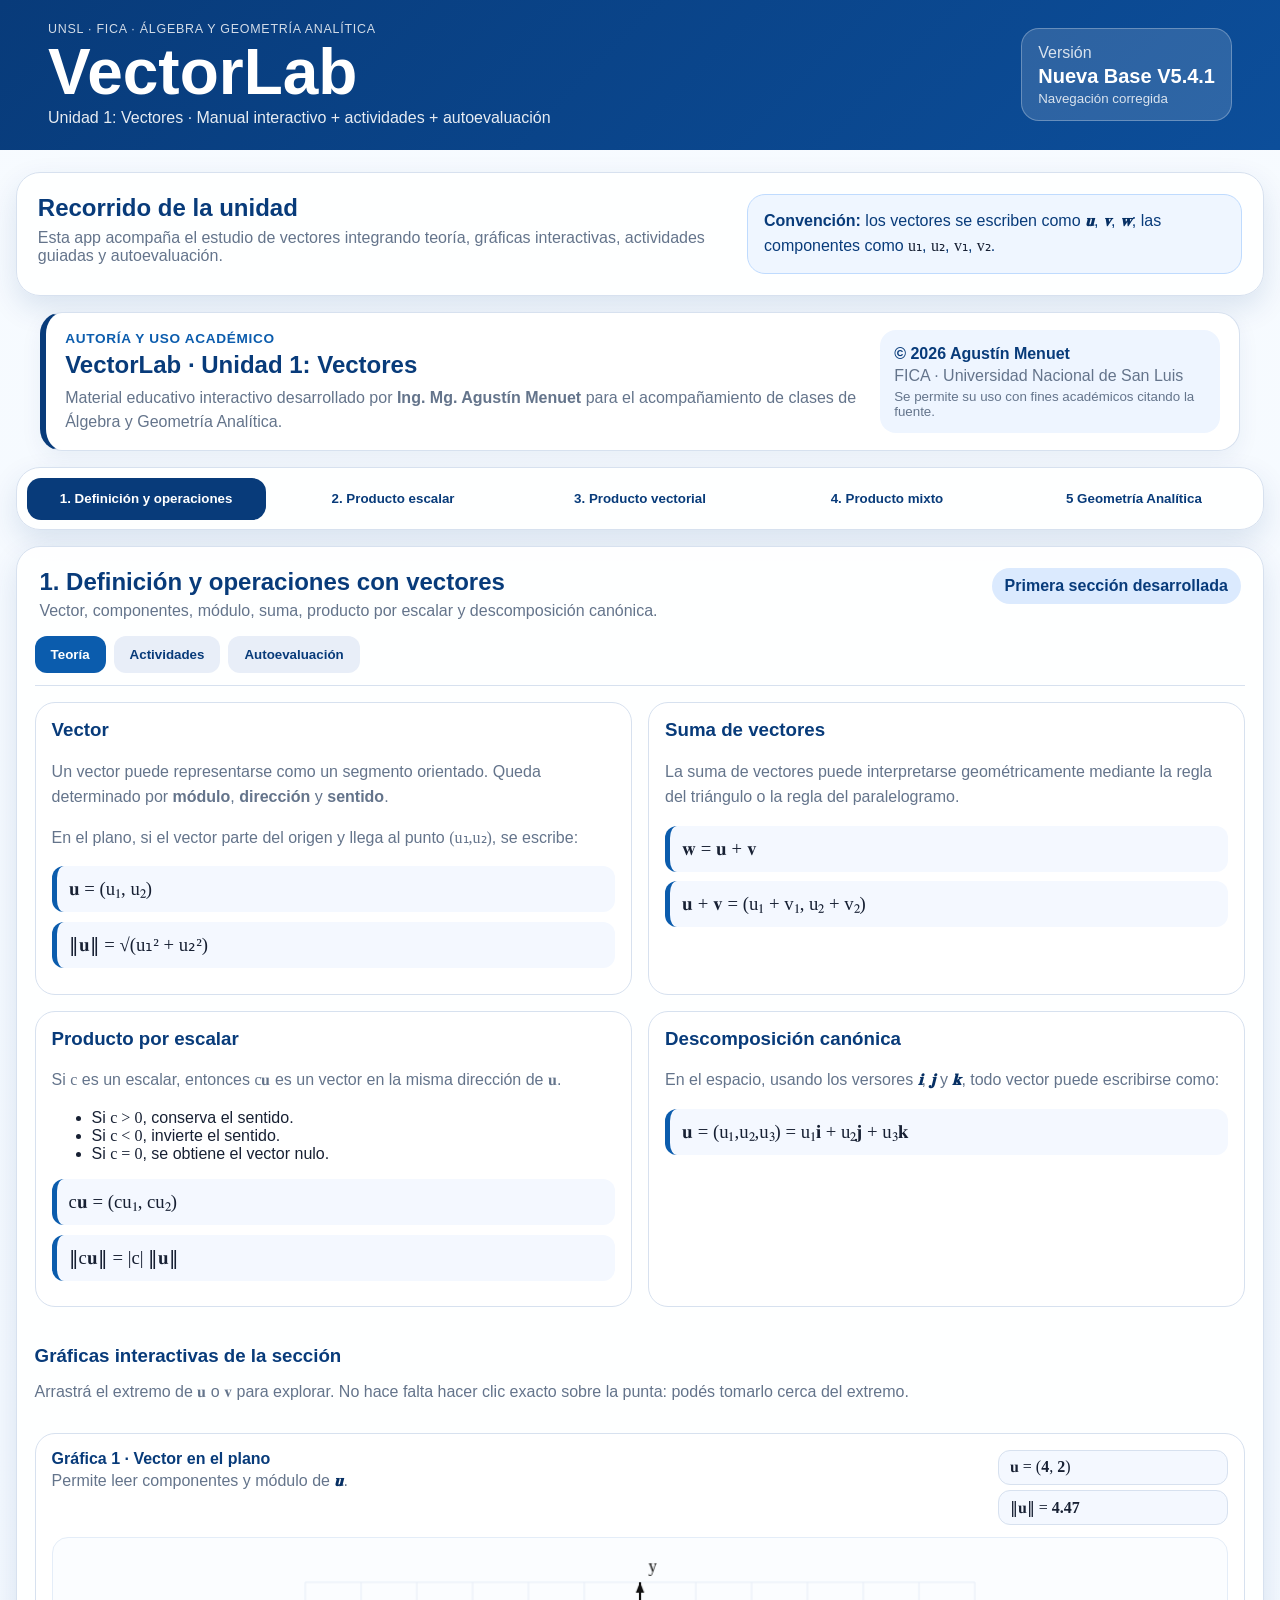
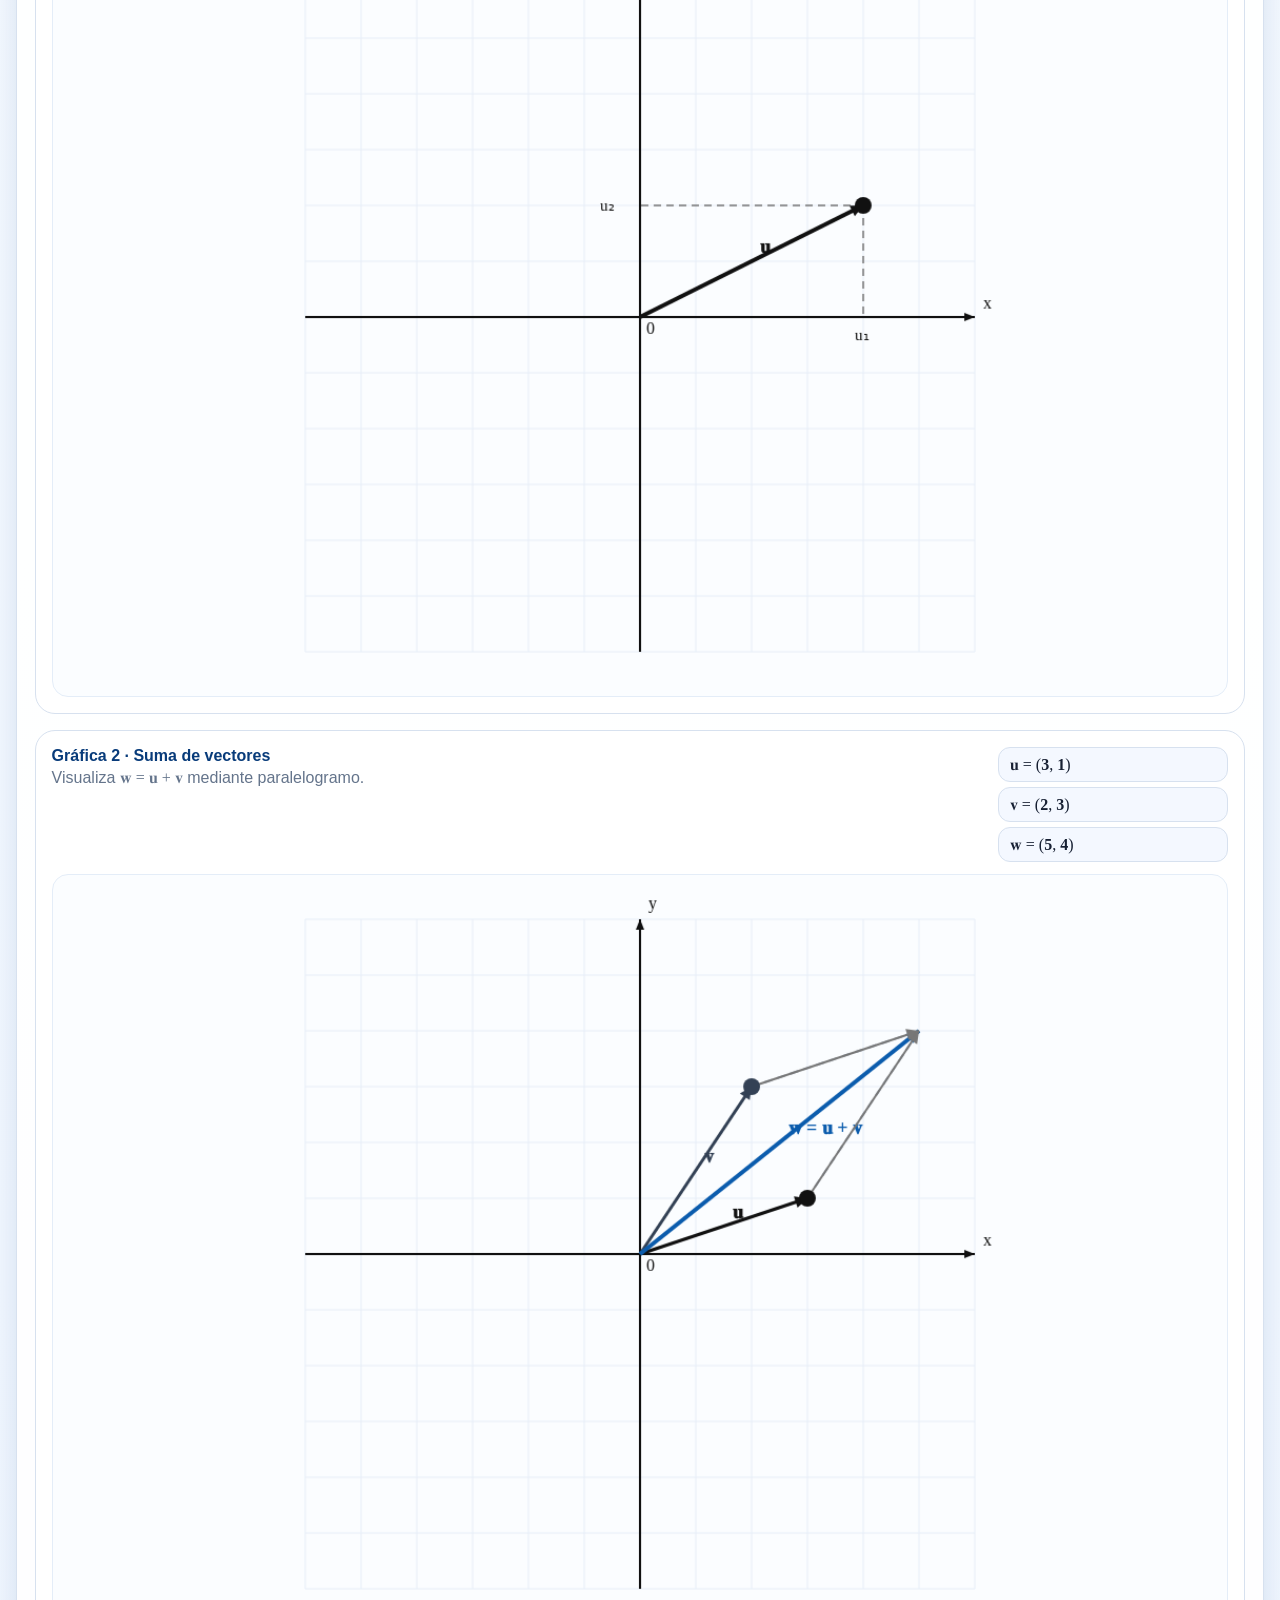
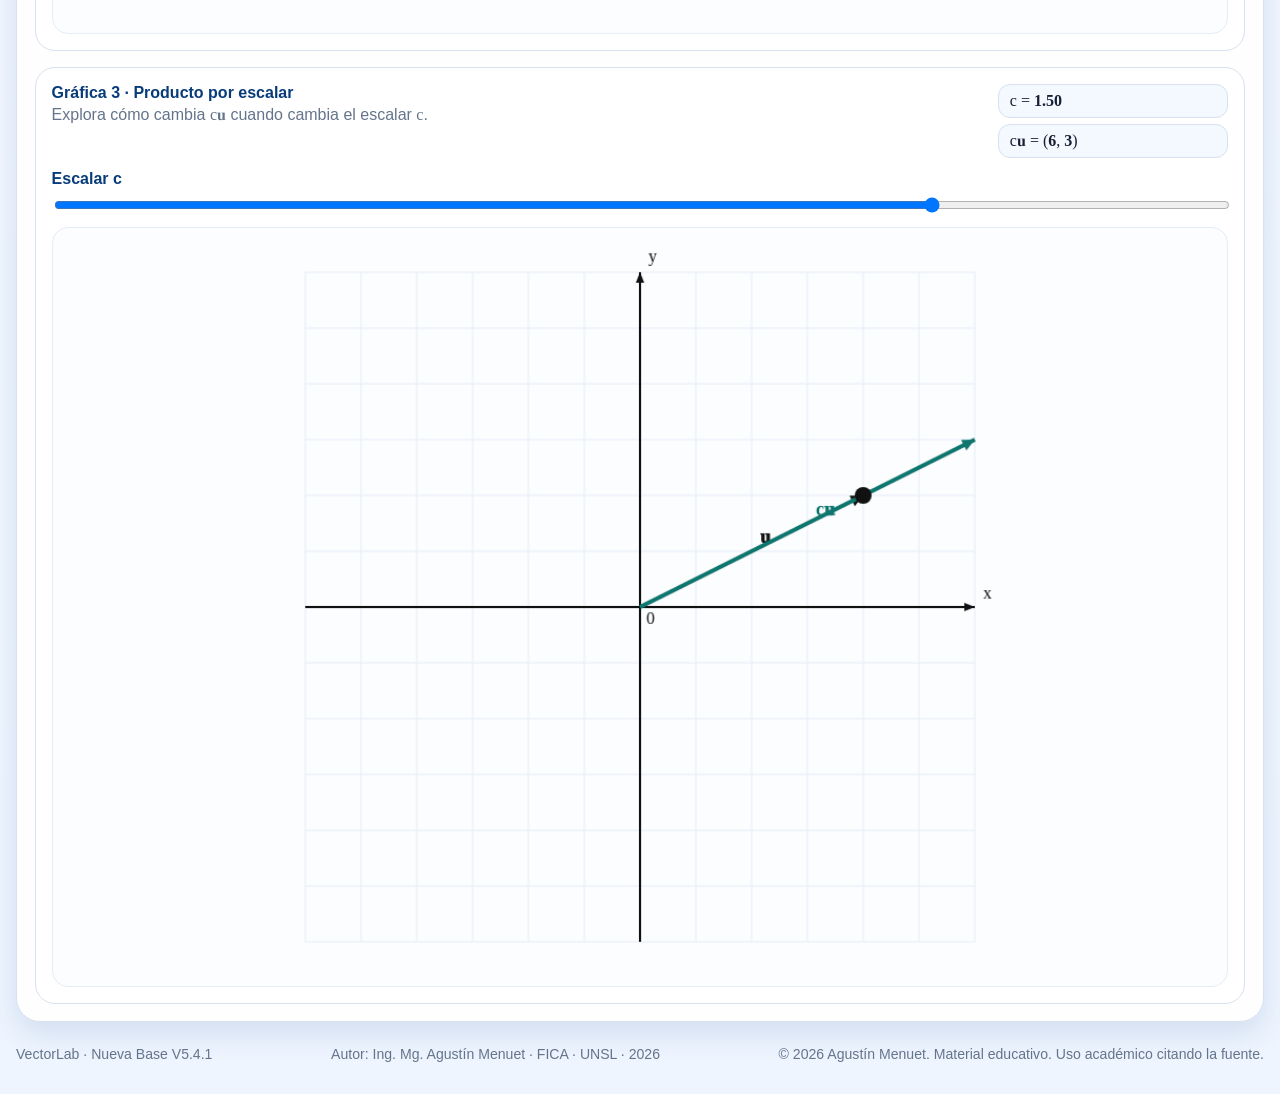
<file: index.html>
<!DOCTYPE html>
<html lang="es">
<head>
  <meta charset="UTF-8" />
  <meta name="viewport" content="width=device-width, initial-scale=1.0" />
  <title>VectorLab · Unidad 1: Vectores</title>
  <meta name="description" content="Manual interactivo de vectores para Álgebra y Geometría Analítica." />
  <meta name="author" content="Ing. Mg. Agustín Menuet · FICA · Universidad Nacional de San Luis" />
  <link rel="stylesheet" href="styles.css?v=5.4.1" />
</head>
<body>
  <header class="hero">
    <div>
      <p class="eyebrow">UNSL · FICA · Álgebra y Geometría Analítica</p>
      <h1>VectorLab</h1>
      <p class="subtitle">Unidad 1: Vectores · Manual interactivo + actividades + autoevaluación</p>
    </div>
    <div class="status-card">
      <span>Versión</span>
      <strong>Nueva Base V5.4.1</strong>
      <small>Navegación corregida</small>
    </div>
  </header>

  <main>
    <section class="intro">
      <div>
        <h2>Recorrido de la unidad</h2>
        <p>
          Esta app acompaña el estudio de vectores integrando teoría, gráficas interactivas,
          actividades guiadas y autoevaluación.
        </p>
      </div>
      <div class="notation-box">
        <strong>Convención:</strong>
        los vectores se escriben como <span class="vec">𝐮</span>, <span class="vec">𝐯</span>, <span class="vec">𝐰</span>;
        las componentes como <span class="comp">u₁</span>, <span class="comp">u₂</span>, <span class="comp">v₁</span>, <span class="comp">v₂</span>.
      </div>
    </section>


    <section class="authorship-card">
      <div>
        <span class="authorship-kicker">Autoría y uso académico</span>
        <h2>VectorLab · Unidad 1: Vectores</h2>
        <p>
          Material educativo interactivo desarrollado por <strong>Ing. Mg. Agustín Menuet</strong>
          para el acompañamiento de clases de Álgebra y Geometría Analítica.
        </p>
      </div>
      <div class="copyright-box">
        <strong>© 2026 Agustín Menuet</strong>
        <span>FICA · Universidad Nacional de San Luis</span>
        <small>Se permite su uso con fines académicos citando la fuente.</small>
      </div>
    </section>

    <nav class="section-tabs" aria-label="Secciones de la unidad">
      <button class="section-tab active" data-section="sec1">1. Definición y operaciones</button>
      <button class="section-tab" data-section="sec2">2. Producto escalar</button>
      <button class="section-tab" data-section="sec3">3. Producto vectorial</button>
      <button class="section-tab" data-section="sec4">4. Producto mixto</button>
    
      <button class="section-tab" data-section="sec5">
        <span>5</span>
        Geometría Analítica
      </button>
    </nav>

    <!-- SECCIÓN 1 -->
    <section id="sec1" class="section active">
      <div class="section-header">
        <div>
          <h2>1. Definición y operaciones con vectores</h2>
          <p>Vector, componentes, módulo, suma, producto por escalar y descomposición canónica.</p>
        </div>
        <span class="badge">Primera sección desarrollada</span>
      </div>

      <nav class="inner-tabs">
        <button class="inner-tab active" data-panel="s1-theory">Teoría</button>
        <button class="inner-tab" data-panel="s1-activities">Actividades</button>
        <button class="inner-tab" data-panel="s1-quiz">Autoevaluación</button>
      </nav>

      <article id="s1-theory" class="panel active">
        <div class="theory-grid">
          <div class="theory-card">
            <h3>Vector</h3>
            <p>
              Un vector puede representarse como un segmento orientado. Queda determinado por
              <strong>módulo</strong>, <strong>dirección</strong> y <strong>sentido</strong>.
            </p>
            <p>
              En el plano, si el vector parte del origen y llega al punto <span class="math">(u₁,u₂)</span>,
              se escribe:
            </p>
            <div class="formula">𝐮 = (u₁, u₂)</div>
            <div class="formula">‖𝐮‖ = √(u₁² + u₂²)</div>
          </div>

          <div class="theory-card">
            <h3>Suma de vectores</h3>
            <p>
              La suma de vectores puede interpretarse geométricamente mediante la regla del triángulo
              o la regla del paralelogramo.
            </p>
            <div class="formula">𝐰 = 𝐮 + 𝐯</div>
            <div class="formula">𝐮 + 𝐯 = (u₁ + v₁, u₂ + v₂)</div>
          </div>

          <div class="theory-card">
            <h3>Producto por escalar</h3>
            <p>
              Si <span class="math">c</span> es un escalar, entonces <span class="math">c𝐮</span>
              es un vector en la misma dirección de <span class="math">𝐮</span>.
            </p>
            <ul>
              <li>Si <span class="math">c &gt; 0</span>, conserva el sentido.</li>
              <li>Si <span class="math">c &lt; 0</span>, invierte el sentido.</li>
              <li>Si <span class="math">c = 0</span>, se obtiene el vector nulo.</li>
            </ul>
            <div class="formula">c𝐮 = (cu₁, cu₂)</div>
            <div class="formula">‖c𝐮‖ = |c| ‖𝐮‖</div>
          </div>

          <div class="theory-card">
            <h3>Descomposición canónica</h3>
            <p>
              En el espacio, usando los versores <span class="vec">𝐢</span>, <span class="vec">𝐣</span> y <span class="vec">𝐤</span>,
              todo vector puede escribirse como:
            </p>
            <div class="formula">𝐮 = (u₁,u₂,u₃) = u₁𝐢 + u₂𝐣 + u₃𝐤</div>
          </div>
        </div>

        <div class="graph-stack">
          <h3>Gráficas interactivas de la sección</h3>
          <p class="muted">Arrastrá el extremo de 𝐮 o 𝐯 para explorar. No hace falta hacer clic exacto sobre la punta: podés tomarlo cerca del extremo.</p>

          <div class="graph-card">
            <div class="graph-header">
              <div>
                <h4>Gráfica 1 · Vector en el plano</h4>
                <p>Permite leer componentes y módulo de <span class="vec">𝐮</span>.</p>
              </div>
              <div class="live-values">
                <span>𝐮 = (<b id="g1u1">4</b>, <b id="g1u2">2</b>)</span>
                <span>‖𝐮‖ = <b id="g1norm">4.47</b></span>
              </div>
            </div>
            <canvas id="graphVector" width="720" height="720"></canvas>
          </div>

          <div class="graph-card">
            <div class="graph-header">
              <div>
                <h4>Gráfica 2 · Suma de vectores</h4>
                <p>Visualiza <span class="math">𝐰 = 𝐮 + 𝐯</span> mediante paralelogramo.</p>
              </div>
              <div class="live-values">
                <span>𝐮 = (<b id="g2u1">3</b>, <b id="g2u2">1</b>)</span>
                <span>𝐯 = (<b id="g2v1">2</b>, <b id="g2v2">3</b>)</span>
                <span>𝐰 = (<b id="g2w1">5</b>, <b id="g2w2">4</b>)</span>
              </div>
            </div>
            <canvas id="graphSum" width="720" height="720"></canvas>
          </div>

          <div class="graph-card">
            <div class="graph-header">
              <div>
                <h4>Gráfica 3 · Producto por escalar</h4>
                <p>Explora cómo cambia <span class="math">c𝐮</span> cuando cambia el escalar <span class="math">c</span>.</p>
              </div>
              <div class="live-values">
                <span>c = <b id="scalarValue">1.50</b></span>
                <span>c𝐮 = (<b id="g3cu1">6</b>, <b id="g3cu2">3</b>)</span>
              </div>
            </div>
            <label class="slider-label">
              Escalar c
              <input id="scalarSlider" type="range" min="-3" max="3" step="0.25" value="1.5">
            </label>
            <canvas id="graphScalar" width="720" height="720"></canvas>
          </div>
        </div>
      </article>

      <article id="s1-activities" class="panel">
        <div class="section-note">
          <h3>Actividades guiadas</h3>
          <p>
            Resolvé las actividades. Primero intentá responder; luego usá la pista o la resolución si lo necesitás.
          </p>
        </div>

        <div class="activity-list">
          <div class="activity-card" data-answer="vectorial">
            <h4>Actividad 1 · Magnitud vectorial</h4>
            <p>Clasificá la magnitud <strong>fuerza</strong>: ¿es escalar o vectorial?</p>
            <input type="text" placeholder="Respondé escalar o vectorial">
            <div class="buttons">
              <button class="check-btn">Verificar</button>
              <button class="hint-btn">Pista</button>
              <button class="solution-btn">Ver resolución</button>
            </div>
            <p class="feedback"></p>
            <div class="solution">La fuerza es vectorial porque requiere módulo, dirección y sentido.</div>
          </div>

          <div class="activity-card" data-answer="sentido|modulodireccionsentido|modulo,direccion,sentido|modulo direccion sentido">
            <h4>Actividad 2 · Elementos de un vector</h4>
            <p>Completá los tres elementos que determinan un vector: módulo, dirección y ______.</p>
            <input type="text" placeholder="Ingresá tu respuesta">
            <div class="buttons">
              <button class="check-btn">Verificar</button>
              <button class="hint-btn">Pista</button>
              <button class="solution-btn">Ver resolución</button>
            </div>
            <p class="feedback"></p>
            <div class="solution">Un vector queda determinado por módulo, dirección y sentido.</div>
          </div>

          <div class="activity-card" data-answer="(4,2)">
            <h4>Actividad 3 · Componentes en el plano</h4>
            <p>Si el extremo de 𝐮 está en el punto (4,2) y parte del origen, escribí sus componentes.</p>
            <input type="text" placeholder="Formato: (a,b)">
            <div class="buttons">
              <button class="check-btn">Verificar</button>
              <button class="hint-btn">Pista</button>
              <button class="solution-btn">Ver resolución</button>
            </div>
            <p class="feedback"></p>
            <div class="solution">Como el vector parte del origen y termina en (4,2), entonces 𝐮=(4,2).</div>
          </div>

          <div class="activity-card" data-answer="5">
            <h4>Actividad 4 · Módulo en ℝ²</h4>
            <p>Calculá el módulo de 𝐮 = (3,4).</p>
            <input type="text" placeholder="Ingresá el módulo">
            <div class="buttons">
              <button class="check-btn">Verificar</button>
              <button class="hint-btn">Pista</button>
              <button class="solution-btn">Ver resolución</button>
            </div>
            <p class="feedback"></p>
            <div class="solution">‖𝐮‖ = √(3²+4²) = √25 = 5.</div>
          </div>

          <div class="activity-card" data-answer="3">
            <h4>Actividad 5 · Módulo en ℝ³</h4>
            <p>Calculá el módulo de 𝐮 = (1,2,2).</p>
            <input type="text" placeholder="Ingresá el módulo">
            <div class="buttons">
              <button class="check-btn">Verificar</button>
              <button class="hint-btn">Pista</button>
              <button class="solution-btn">Ver resolución</button>
            </div>
            <p class="feedback"></p>
            <div class="solution">‖𝐮‖ = √(1²+2²+2²) = √9 = 3.</div>
          </div>

          <div class="activity-card" data-answer="(5,-3,4)">
            <h4>Actividad 6 · Suma de vectores</h4>
            <p>Sean 𝐮=(2,-1,0) y 𝐯=(3,-2,4). Calculá 𝐮+𝐯.</p>
            <input type="text" placeholder="Formato: (a,b,c)">
            <div class="buttons">
              <button class="check-btn">Verificar</button>
              <button class="hint-btn">Pista</button>
              <button class="solution-btn">Ver resolución</button>
            </div>
            <p class="feedback"></p>
            <div class="solution">𝐮+𝐯=(2+3,-1+(-2),0+4)=(5,-3,4).</div>
          </div>

          <div class="activity-card" data-answer="(-1,1,-4)">
            <h4>Actividad 7 · Resta de vectores</h4>
            <p>Sean 𝐮=(2,-1,0) y 𝐯=(3,-2,4). Calculá 𝐮−𝐯.</p>
            <input type="text" placeholder="Formato: (a,b,c)">
            <div class="buttons">
              <button class="check-btn">Verificar</button>
              <button class="hint-btn">Pista</button>
              <button class="solution-btn">Ver resolución</button>
            </div>
            <p class="feedback"></p>
            <div class="solution">𝐮−𝐯=(2-3,-1-(-2),0-4)=(-1,1,-4).</div>
          </div>

          <div class="activity-card" data-answer="(4,-2,0)">
            <h4>Actividad 8 · Producto por escalar</h4>
            <p>Sea 𝐮=(2,-1,0). Calculá 2𝐮.</p>
            <input type="text" placeholder="Formato: (a,b,c)">
            <div class="buttons">
              <button class="check-btn">Verificar</button>
              <button class="hint-btn">Pista</button>
              <button class="solution-btn">Ver resolución</button>
            </div>
            <p class="feedback"></p>
            <div class="solution">2𝐮 = 2(2,-1,0) = (4,-2,0).</div>
          </div>

          <div class="activity-card" data-answer="2i+4j-3k|2𝐢+4𝐣-3𝐤">
            <h4>Actividad 9 · Descomposición canónica</h4>
            <p>Escribí 𝐮=(2,4,-3) como combinación de 𝐢, 𝐣 y 𝐤.</p>
            <input type="text" placeholder="Formato: ai+bj+ck">
            <div class="buttons">
              <button class="check-btn">Verificar</button>
              <button class="hint-btn">Pista</button>
              <button class="solution-btn">Ver resolución</button>
            </div>
            <p class="feedback"></p>
            <div class="solution">𝐮 = 2𝐢 + 4𝐣 − 3𝐤.</div>
          </div>

          <div class="activity-card" data-answer="si|sí">
            <h4>Actividad 10 · Paralelismo</h4>
            <p>Sean 𝐮=(2,4) y 𝐯=(1,2). ¿Son paralelos? Respondé sí o no.</p>
            <input type="text" placeholder="Respondé sí o no">
            <div class="buttons">
              <button class="check-btn">Verificar</button>
              <button class="hint-btn">Pista</button>
              <button class="solution-btn">Ver resolución</button>
            </div>
            <p class="feedback"></p>
            <div class="solution">Sí. Se cumple 𝐮 = 2𝐯, por lo tanto son paralelos.</div>
          </div>
        </div>
      </article>

      <article id="s1-quiz" class="panel">
        <div class="section-note">
          <h3>Autoevaluación</h3>
          <p>Respondé las 10 preguntas de la primera sección.</p>
        </div>

        <div class="quiz-grid">
          <div class="quiz-card" data-correct="0">
            <h4>1. ¿Qué elementos definen un vector?</h4>
            <button>Módulo, dirección y sentido</button>
            <button>Solo módulo</button>
            <button>Solo dirección</button>
            <p class="quiz-feedback"></p>
          </div>

          <div class="quiz-card" data-correct="1">
            <h4>2. Una temperatura de 25 °C es una magnitud...</h4>
            <button>Vectorial</button>
            <button>Escalar</button>
            <button>Ambas</button>
            <p class="quiz-feedback"></p>
          </div>

          <div class="quiz-card" data-correct="0">
            <h4>3. Si 𝐮=(2,3) y 𝐯=(1,4), entonces 𝐮+𝐯 es:</h4>
            <button>(3,7)</button>
            <button>(2,12)</button>
            <button>(1,1)</button>
            <p class="quiz-feedback"></p>
          </div>

          <div class="quiz-card" data-correct="1">
            <h4>4. Si c &lt; 0, entonces c𝐮...</h4>
            <button>Conserva dirección y sentido</button>
            <button>Conserva dirección e invierte sentido</button>
            <button>Siempre vale cero</button>
            <p class="quiz-feedback"></p>
          </div>

          <div class="quiz-card" data-correct="0">
            <h4>5. El módulo de 𝐮=(6,8) es:</h4>
            <button>10</button>
            <button>14</button>
            <button>48</button>
            <p class="quiz-feedback"></p>
          </div>

          <div class="quiz-card" data-correct="2">
            <h4>6. El vector nulo tiene módulo:</h4>
            <button>1</button>
            <button>-1</button>
            <button>0</button>
            <p class="quiz-feedback"></p>
          </div>

          <div class="quiz-card" data-correct="0">
            <h4>7. La descomposición canónica de 𝐮=(u₁,u₂,u₃) es:</h4>
            <button>u₁𝐢 + u₂𝐣 + u₃𝐤</button>
            <button>u₁𝐣 + u₂𝐢 + u₃𝐤</button>
            <button>u₁ + u₂ + u₃</button>
            <p class="quiz-feedback"></p>
          </div>

          <div class="quiz-card" data-correct="1">
            <h4>8. Dos vectores paralelos tienen componentes...</h4>
            <button>Siempre iguales</button>
            <button>Proporcionales</button>
            <button>Siempre nulas</button>
            <p class="quiz-feedback"></p>
          </div>

          <div class="quiz-card" data-correct="0">
            <h4>9. Si 𝐮=(3,0) y 𝐯=(0,3), entonces 𝐮+𝐯 es:</h4>
            <button>(3,3)</button>
            <button>(0,0)</button>
            <button>(9,0)</button>
            <p class="quiz-feedback"></p>
          </div>

          <div class="quiz-card" data-correct="2">
            <h4>10. El vector unitario en la dirección de 𝐮 se obtiene haciendo:</h4>
            <button>𝐮 · 𝐮</button>
            <button>𝐮 + 𝐮</button>
            <button>𝐮 / ‖𝐮‖</button>
            <p class="quiz-feedback"></p>
          </div>
        </div>
      </article>
    </section>

    <!-- SECCIÓN 2 -->
    <section id="sec2" class="section">
      <div class="section-header">
        <div>
          <h2>2. Producto escalar</h2>
          <p>Definición geométrica, componentes, signo, ortogonalidad, ángulo, proyección y aplicaciones.</p>
        </div>
        <span class="badge">Sección desarrollada</span>
      </div>

      <nav class="inner-tabs">
        <button class="inner-tab active" data-panel="s2-theory">Teoría</button>
        <button class="inner-tab" data-panel="s2-activities">Actividades</button>
        <button class="inner-tab" data-panel="s2-quiz">Autoevaluación</button>
      </nav>

      <article id="s2-theory" class="panel active">
        <div class="theory-grid">
          <div class="theory-card">
            <h3>Definición geométrica</h3>
            <p>
              El producto escalar entre dos vectores es una operación que devuelve un número real.
              Si θ es el ángulo entre 𝐮 y 𝐯, se define:
            </p>
            <div class="formula">𝐮 · 𝐯 = ‖𝐮‖ ‖𝐯‖ cos(θ)</div>
            <p>
              Esta expresión permite relacionar el valor del producto escalar con la orientación relativa
              de los vectores.
            </p>
          </div>

          <div class="theory-card">
            <h3>Producto escalar por componentes</h3>
            <p>
              En coordenadas cartesianas, el producto escalar se calcula multiplicando componentes homónimas
              y sumando los resultados.
            </p>
            <div class="formula">𝐮 · 𝐯 = u₁v₁ + u₂v₂</div>
            <div class="formula">𝐮 · 𝐯 = u₁v₁ + u₂v₂ + u₃v₃</div>
          </div>

          <div class="theory-card">
            <h3>Signo y ortogonalidad</h3>
            <ul>
              <li>Si θ es agudo, entonces 𝐮 · 𝐯 &gt; 0.</li>
              <li>Si θ es recto, entonces 𝐮 · 𝐯 = 0.</li>
              <li>Si θ es obtuso, entonces 𝐮 · 𝐯 &lt; 0.</li>
            </ul>
            <div class="formula">𝐮 ⟂ 𝐯 ⇔ 𝐮 · 𝐯 = 0</div>
          </div>

          <div class="theory-card">
            <h3>Ángulo y proyección</h3>
            <p>El ángulo entre dos vectores no nulos se obtiene de:</p>
            <div class="formula">cos(θ) = (𝐮 · 𝐯) / (‖𝐮‖ ‖𝐯‖)</div>
            <p>La proyección de 𝐯 sobre 𝐮 es:</p>
            <div class="formula">proy<sub>𝐮</sub>(𝐯) = ((𝐮 · 𝐯) / ‖𝐮‖²) 𝐮</div>
          </div>
        </div>

        <div class="graph-stack">
          <h3>Gráficas interactivas de producto escalar</h3>
          <p class="muted">Arrastrá el extremo de 𝐮 o 𝐯 para observar cómo cambian el ángulo, el signo y la proyección.</p>

          <div class="graph-card">
            <div class="graph-header">
              <div>
                <h4>Gráfica 4 · Ángulo y signo de 𝐮 · 𝐯</h4>
                <p>Relaciona θ, cos(θ) y el signo del producto escalar.</p>
              </div>
              <div class="live-values">
                <span>𝐮 = (<b id="g4u1">4</b>, <b id="g4u2">1</b>)</span>
                <span>𝐯 = (<b id="g4v1">2</b>, <b id="g4v2">3</b>)</span>
                <span>𝐮 · 𝐯 = <b id="g4dot">11</b></span>
                <span>θ = <b id="g4angle">35.5°</b></span>
                <span id="g4sign">Producto positivo</span>
              </div>
            </div>
            <canvas id="graphDot" width="720" height="720"></canvas>
          </div>

          <div class="graph-card">
            <div class="graph-header">
              <div>
                <h4>Gráfica 5 · Proyección ortogonal</h4>
                <p>Muestra proy<sub>𝐮</sub>(𝐯), la recta soporte de 𝐮 y la perpendicular desde 𝐯.</p>
              </div>
              <div class="live-values">
                <span>proy<sub>𝐮</sub>(𝐯) = (<b id="g5p1">—</b>, <b id="g5p2">—</b>)</span>
                <span>componente = <b id="g5comp">—</b></span>
              </div>
            </div>
            <canvas id="graphProjection" width="720" height="720"></canvas>
          </div>
        </div>
      </article>

      <article id="s2-activities" class="panel">
        <div class="section-note">
          <h3>Actividades guiadas</h3>
          <p>Resolvé las actividades. Los campos indican el formato esperado, no la respuesta.</p>
        </div>

        <div class="activity-list">
          <div class="activity-card" data-answer="positivo">
            <h4>Actividad 1 · Signo del producto escalar</h4>
            <p>Si el ángulo entre 𝐮 y 𝐯 es agudo, ¿el producto 𝐮·𝐯 es positivo, negativo o cero?</p>
            <input type="text" placeholder="positivo / negativo / cero">
            <div class="buttons"><button class="check-btn">Verificar</button><button class="hint-btn">Pista</button><button class="solution-btn">Ver resolución</button></div>
            <p class="feedback"></p>
            <div class="solution">Si θ es agudo, cos(θ)&gt;0, por lo tanto 𝐮·𝐯 es positivo.</div>
          </div>

          <div class="activity-card" data-answer="12">
            <h4>Actividad 2 · Producto escalar en ℝ²</h4>
            <p>Sean 𝐮=(3,-1) y 𝐯=(5,3). Calculá 𝐮·𝐯.</p>
            <input type="text" placeholder="Ingresá un número">
            <div class="buttons"><button class="check-btn">Verificar</button><button class="hint-btn">Pista</button><button class="solution-btn">Ver resolución</button></div>
            <p class="feedback"></p>
            <div class="solution">𝐮·𝐯 = 3·5 + (-1)·3 = 15 - 3 = 12.</div>
          </div>

          <div class="activity-card" data-answer="5">
            <h4>Actividad 3 · Producto escalar en ℝ³</h4>
            <p>Sean 𝐮=(1,2,3) y 𝐯=(4,-1,1). Calculá 𝐮·𝐯.</p>
            <input type="text" placeholder="Ingresá un número">
            <div class="buttons"><button class="check-btn">Verificar</button><button class="hint-btn">Pista</button><button class="solution-btn">Ver resolución</button></div>
            <p class="feedback"></p>
            <div class="solution">𝐮·𝐯 = 1·4 + 2·(-1) + 3·1 = 4 - 2 + 3 = 5.</div>
          </div>

          <div class="activity-card" data-answer="0">
            <h4>Actividad 4 · Ortogonalidad</h4>
            <p>Sean 𝐮=(3,2) y 𝐯=(-4,6). Calculá 𝐮·𝐯 para verificar si son ortogonales.</p>
            <input type="text" placeholder="Ingresá un número">
            <div class="buttons"><button class="check-btn">Verificar</button><button class="hint-btn">Pista</button><button class="solution-btn">Ver resolución</button></div>
            <p class="feedback"></p>
            <div class="solution">𝐮·𝐯 = 3·(-4)+2·6 = -12+12 = 0. Son ortogonales.</div>
          </div>

          <div class="activity-card" data-answer="(-2,3)">
            <h4>Actividad 5 · Hallar un vector ortogonal</h4>
            <p>Un vector ortogonal a 𝐮=(3,2) puede ser:</p>
            <input type="text" placeholder="Formato: (a,b)">
            <div class="buttons"><button class="check-btn">Verificar</button><button class="hint-btn">Pista</button><button class="solution-btn">Ver resolución</button></div>
            <p class="feedback"></p>
            <div class="solution">Un ejemplo es 𝐯=(-2,3), porque 3·(-2)+2·3=0.</div>
          </div>

          <div class="activity-card" data-answer="90|90°">
            <h4>Actividad 6 · Ángulo entre vectores</h4>
            <p>Si 𝐮·𝐯=0 y ambos vectores son no nulos, ¿cuánto mide el ángulo entre ellos?</p>
            <input type="text" placeholder="Ingresá el ángulo">
            <div class="buttons"><button class="check-btn">Verificar</button><button class="hint-btn">Pista</button><button class="solution-btn">Ver resolución</button></div>
            <p class="feedback"></p>
            <div class="solution">Si 𝐮·𝐯=0, entonces cos(θ)=0. Por lo tanto θ=90°.</div>
          </div>

          <div class="activity-card" data-answer="(4,0)">
            <h4>Actividad 7 · Proyección ortogonal</h4>
            <p>Sean 𝐮=(2,0) y 𝐯=(4,3). Calculá proy<sub>𝐮</sub>(𝐯).</p>
            <input type="text" placeholder="Formato: (a,b)">
            <div class="buttons"><button class="check-btn">Verificar</button><button class="hint-btn">Pista</button><button class="solution-btn">Ver resolución</button></div>
            <p class="feedback"></p>
            <div class="solution">𝐮·𝐯=8 y ‖𝐮‖²=4. Entonces proy<sub>𝐮</sub>(𝐯)=(8/4)𝐮=2(2,0)=(4,0).</div>
          </div>

          <div class="activity-card" data-answer="4">
            <h4>Actividad 8 · Componente escalar</h4>
            <p>Sean 𝐮=(2,0) y 𝐯=(4,3). Calculá comp<sub>𝐮</sub>(𝐯).</p>
            <input type="text" placeholder="Ingresá un número">
            <div class="buttons"><button class="check-btn">Verificar</button><button class="hint-btn">Pista</button><button class="solution-btn">Ver resolución</button></div>
            <p class="feedback"></p>
            <div class="solution">comp<sub>𝐮</sub>(𝐯)=(𝐮·𝐯)/‖𝐮‖ = 8/2 = 4.</div>
          </div>

          <div class="activity-card" data-answer="12">
            <h4>Actividad 9 · Trabajo mecánico</h4>
            <p>Una fuerza 𝐅=(3,0) produce un desplazamiento 𝐝=(4,2). Calculá W=𝐅·𝐝.</p>
            <input type="text" placeholder="Ingresá un número">
            <div class="buttons"><button class="check-btn">Verificar</button><button class="hint-btn">Pista</button><button class="solution-btn">Ver resolución</button></div>
            <p class="feedback"></p>
            <div class="solution">W=𝐅·𝐝 = 3·4 + 0·2 = 12.</div>
          </div>

          <div class="activity-card" data-answer="19">
            <h4>Actividad 10 · Potencia</h4>
            <p>Dadas 𝐅=(5,1,0) y 𝐯=(3,4,0), calculá P=𝐅·𝐯.</p>
            <input type="text" placeholder="Ingresá un número">
            <div class="buttons"><button class="check-btn">Verificar</button><button class="hint-btn">Pista</button><button class="solution-btn">Ver resolución</button></div>
            <p class="feedback"></p>
            <div class="solution">P=𝐅·𝐯 = 5·3 + 1·4 + 0·0 = 19.</div>
          </div>
        </div>
      </article>

      <article id="s2-quiz" class="panel">
        <div class="section-note">
          <h3>Autoevaluación</h3>
          <p>Respondé las 10 preguntas de producto escalar.</p>
        </div>

        <div class="quiz-grid">
          <div class="quiz-card" data-correct="0">
            <h4>1. El producto escalar de dos vectores da como resultado:</h4>
            <button>Un escalar</button><button>Un vector</button><button>Una matriz</button>
            <p class="quiz-feedback"></p>
          </div>
          <div class="quiz-card" data-correct="1">
            <h4>2. Si 𝐮·𝐯=0, entonces 𝐮 y 𝐯 son:</h4>
            <button>Paralelos</button><button>Ortogonales</button><button>Iguales</button>
            <p class="quiz-feedback"></p>
          </div>
          <div class="quiz-card" data-correct="0">
            <h4>3. Si θ es agudo, entonces 𝐮·𝐯 es:</h4>
            <button>Positivo</button><button>Negativo</button><button>Cero</button>
            <p class="quiz-feedback"></p>
          </div>
          <div class="quiz-card" data-correct="2">
            <h4>4. Si θ es obtuso, entonces 𝐮·𝐯 es:</h4>
            <button>Positivo</button><button>Cero</button><button>Negativo</button>
            <p class="quiz-feedback"></p>
          </div>
          <div class="quiz-card" data-correct="0">
            <h4>5. En ℝ³, 𝐮·𝐯 se calcula como:</h4>
            <button>u₁v₁+u₂v₂+u₃v₃</button><button>u₁+v₁</button><button>u₁v₂-u₂v₁</button>
            <p class="quiz-feedback"></p>
          </div>
          <div class="quiz-card" data-correct="1">
            <h4>6. La proyección proy<sub>𝐮</sub>(𝐯) queda sobre la dirección de:</h4>
            <button>𝐯</button><button>𝐮</button><button>𝐮+𝐯</button>
            <p class="quiz-feedback"></p>
          </div>
          <div class="quiz-card" data-correct="0">
            <h4>7. El trabajo mecánico puede expresarse como:</h4>
            <button>W=𝐅·𝐝</button><button>W=𝐅×𝐝</button><button>W=𝐅+𝐝</button>
            <p class="quiz-feedback"></p>
          </div>
          <div class="quiz-card" data-correct="2">
            <h4>8. Si 𝐮 y 𝐯 son no nulos y forman 90°, entonces:</h4>
            <button>𝐮·𝐯&gt;0</button><button>𝐮·𝐯&lt;0</button><button>𝐮·𝐯=0</button>
            <p class="quiz-feedback"></p>
          </div>
          <div class="quiz-card" data-correct="0">
            <h4>9. La fórmula geométrica del producto escalar es:</h4>
            <button>𝐮·𝐯=‖𝐮‖‖𝐯‖cos(θ)</button><button>𝐮·𝐯=‖𝐮‖‖𝐯‖sen(θ)</button><button>𝐮·𝐯=𝐮×𝐯</button>
            <p class="quiz-feedback"></p>
          </div>
          <div class="quiz-card" data-correct="1">
            <h4>10. Para calcular el ángulo entre vectores se usa:</h4>
            <button>sen(θ)</button><button>cos(θ)</button><button>tan(θ)</button>
            <p class="quiz-feedback"></p>
          </div>
        </div>
      </article>
    </section>

    <!-- SECCIÓN 3 -->
    <section id="sec3" class="section">
      <div class="section-header">
        <div>
          <h2>3. Producto vectorial</h2>
          <p>Vector perpendicular, regla de la mano derecha, cálculo por determinante, área y aplicaciones.</p>
        </div>
        <span class="badge">Sección desarrollada</span>
      </div>

      <nav class="inner-tabs">
        <button class="inner-tab active" data-panel="s3-theory">Teoría</button>
        <button class="inner-tab" data-panel="s3-activities">Actividades</button>
        <button class="inner-tab" data-panel="s3-quiz">Autoevaluación</button>
      </nav>

      <article id="s3-theory" class="panel active">
        <div class="theory-grid">
          <div class="theory-card">
            <h3>Definición geométrica</h3>
            <p>
              El producto vectorial entre dos vectores de ℝ³ da como resultado otro vector.
              Si 𝐰 = 𝐮 × 𝐯, entonces 𝐰 es perpendicular al plano determinado por 𝐮 y 𝐯.
            </p>
            <div class="formula">𝐰 = 𝐮 × 𝐯</div>
            <div class="formula">‖𝐮 × 𝐯‖ = ‖𝐮‖ ‖𝐯‖ sen(θ)</div>
          </div>

          <div class="theory-card">
            <h3>Dirección y sentido</h3>
            <p>
              La dirección de 𝐮 × 𝐯 es perpendicular a 𝐮 y a 𝐯. El sentido se determina con la
              regla de la mano derecha o regla del sacacorchos.
            </p>
            <p>
              Si se invierte el orden, cambia el sentido:
            </p>
            <div class="formula">𝐮 × 𝐯 = −(𝐯 × 𝐮)</div>
          </div>

          <div class="theory-card">
            <h3>Cálculo por componentes</h3>
            <p>Si 𝐮=(u₁,u₂,u₃) y 𝐯=(v₁,v₂,v₃), entonces:</p>
            <div class="formula">𝐮 × 𝐯 = (u₂v₃−u₃v₂, u₃v₁−u₁v₃, u₁v₂−u₂v₁)</div>
            <p>También puede calcularse mediante el determinante simbólico con 𝐢, 𝐣 y 𝐤.</p>
          </div>

          <div class="theory-card">
            <h3>Área y aplicaciones</h3>
            <p>
              El módulo del producto vectorial representa el área del paralelogramo generado por 𝐮 y 𝐯.
            </p>
            <div class="formula">A = ‖𝐮 × 𝐯‖</div>
            <p>
              También se utiliza para calcular momentos de fuerzas y distancias geométricas.
            </p>
            <div class="formula">𝐌 = 𝐫 × 𝐅</div>
          </div>
        </div>

        <div class="graph-stack">
          <h3>Gráficas interactivas de producto vectorial</h3>
          <p class="muted">Explorá la perpendicularidad, el cambio de sentido y el área generada por dos vectores.</p>

          <div class="graph-card">
            <div class="graph-header">
              <div>
                <h4>Gráfica 6 · Producto vectorial en 3D</h4>
                <p>Visualiza 𝐰 = 𝐮 × 𝐯 como vector perpendicular al plano.</p>
              </div>
              <div class="live-values">
                <span>Orden: <b id="crossOrderLabel">𝐮 × 𝐯</b></span>
                <span>Sentido de 𝐰: <b id="crossSenseLabel">positivo</b></span>
              </div>
            </div>

            <div class="cross-controls">
              <button id="btnUxV" class="mini-btn active">Mostrar 𝐮 × 𝐯</button>
              <button id="btnVxU" class="mini-btn">Mostrar 𝐯 × 𝐮</button>
              <button id="btnTogglePlane" class="mini-btn">Mostrar/ocultar plano</button>
            </div>

            <svg id="crossSvg" viewBox="0 0 760 430" class="svg-visual" role="img" aria-label="Producto vectorial">
              <defs>
                <marker id="arrBlackS3" markerWidth="10" markerHeight="10" refX="7" refY="3" orient="auto">
                  <path d="M0,0 L0,6 L8,3 z" fill="#111"></path>
                </marker>
                <marker id="arrBlueS3" markerWidth="10" markerHeight="10" refX="7" refY="3" orient="auto">
                  <path d="M0,0 L0,6 L8,3 z" fill="#0b5cad"></path>
                </marker>
                <marker id="arrRedS3" markerWidth="10" markerHeight="10" refX="7" refY="3" orient="auto">
                  <path d="M0,0 L0,6 L8,3 z" fill="#b91c1c"></path>
                </marker>
              </defs>
              <polygon id="crossPlane" points="110,315 570,285 655,130 195,160" fill="#e5e7eb" stroke="#64748b" stroke-width="2"/>
              <circle cx="220" cy="288" r="7" fill="#111"/>
              <line x1="220" y1="288" x2="560" y2="268" stroke="#111" stroke-width="4" marker-end="url(#arrBlackS3)"/>
              <line x1="220" y1="288" x2="350" y2="162" stroke="#334155" stroke-width="4" marker-end="url(#arrBlackS3)"/>
              <line id="crossNormal" x1="220" y1="288" x2="220" y2="78" stroke="#0b5cad" stroke-width="5" marker-end="url(#arrBlueS3)"/>
              <path d="M 292 284 A 74 74 0 0 0 272 235" fill="none" stroke="#111" stroke-width="2.5"/>
              <text x="520" y="302" class="svg-label">𝐮</text>
              <text x="360" y="162" class="svg-label">𝐯</text>
              <text id="crossWLabel" x="245" y="98" class="svg-label blue">𝐰 = 𝐮 × 𝐯</text>
              <text x="284" y="250" class="svg-small">θ</text>
            </svg>
          </div>

          <div class="graph-card">
            <div class="graph-header">
              <div>
                <h4>Gráfica 7 · Área del paralelogramo</h4>
                <p>Muestra que A = ‖𝐮 × 𝐯‖. Mové 𝐮 y 𝐯 para cambiar el área.</p>
              </div>
              <div class="live-values">
                <span>𝐮 = (<b id="g7u1">4</b>, <b id="g7u2">1</b>, 0)</span>
                <span>𝐯 = (<b id="g7v1">2</b>, <b id="g7v2">3</b>, 0)</span>
                <span>𝐮 × 𝐯 = (0,0,<b id="g7cross">10</b>)</span>
                <span>Área = <b id="g7area">10</b></span>
              </div>
            </div>
            <canvas id="graphArea" width="720" height="720"></canvas>
          </div>
        </div>
      </article>

      <article id="s3-activities" class="panel">
        <div class="section-note">
          <h3>Actividades guiadas</h3>
          <p>Resolvé las actividades. Los campos indican el formato esperado, no la respuesta.</p>
        </div>

        <div class="activity-list">
          <div class="activity-card" data-answer="vector">
            <h4>Actividad 1 · Tipo de resultado</h4>
            <p>El producto 𝐮×𝐯 da como resultado un escalar o un vector?</p>
            <input type="text" placeholder="escalar / vector">
            <div class="buttons"><button class="check-btn">Verificar</button><button class="hint-btn">Pista</button><button class="solution-btn">Ver resolución</button></div>
            <p class="feedback"></p>
            <div class="solution">El producto vectorial da como resultado un vector.</div>
          </div>

          <div class="activity-card" data-answer="perpendicular">
            <h4>Actividad 2 · Dirección</h4>
            <p>La dirección de 𝐮×𝐯 es paralela o perpendicular al plano determinado por 𝐮 y 𝐯?</p>
            <input type="text" placeholder="paralela / perpendicular">
            <div class="buttons"><button class="check-btn">Verificar</button><button class="hint-btn">Pista</button><button class="solution-btn">Ver resolución</button></div>
            <p class="feedback"></p>
            <div class="solution">𝐮×𝐯 es perpendicular al plano determinado por 𝐮 y 𝐯.</div>
          </div>

          <div class="activity-card" data-answer="manoderecha|regladelamanoderecha|sacacorchos">
            <h4>Actividad 3 · Sentido</h4>
            <p>Qué regla se utiliza para determinar el sentido de 𝐮×𝐯?</p>
            <input type="text" placeholder="Ingresá el nombre de la regla">
            <div class="buttons"><button class="check-btn">Verificar</button><button class="hint-btn">Pista</button><button class="solution-btn">Ver resolución</button></div>
            <p class="feedback"></p>
            <div class="solution">Se usa la regla de la mano derecha o regla del sacacorchos.</div>
          </div>

          <div class="activity-card" data-answer="(-43,13,1)">
            <h4>Actividad 4 · Producto vectorial</h4>
            <p>Sean 𝐮=(1,3,4) y 𝐯=(2,7,-5). Calculá 𝐮×𝐯.</p>
            <input type="text" placeholder="Formato: (a,b,c)">
            <div class="buttons"><button class="check-btn">Verificar</button><button class="hint-btn">Pista</button><button class="solution-btn">Ver resolución</button></div>
            <p class="feedback"></p>
            <div class="solution">𝐮×𝐯=(3·(-5)-4·7, 4·2-1·(-5), 1·7-3·2)=(-43,13,1).</div>
          </div>

          <div class="activity-card" data-answer="0">
            <h4>Actividad 5 · Ortogonalidad con 𝐮</h4>
            <p>Con 𝐮=(1,3,4) y 𝐮×𝐯=(-43,13,1), calculá 𝐮·(𝐮×𝐯).</p>
            <input type="text" placeholder="Ingresá un número">
            <div class="buttons"><button class="check-btn">Verificar</button><button class="hint-btn">Pista</button><button class="solution-btn">Ver resolución</button></div>
            <p class="feedback"></p>
            <div class="solution">𝐮·(𝐮×𝐯)=1·(-43)+3·13+4·1=-43+39+4=0.</div>
          </div>

          <div class="activity-card" data-answer="0">
            <h4>Actividad 6 · Ortogonalidad con 𝐯</h4>
            <p>Con 𝐯=(2,7,-5) y 𝐮×𝐯=(-43,13,1), calculá 𝐯·(𝐮×𝐯).</p>
            <input type="text" placeholder="Ingresá un número">
            <div class="buttons"><button class="check-btn">Verificar</button><button class="hint-btn">Pista</button><button class="solution-btn">Ver resolución</button></div>
            <p class="feedback"></p>
            <div class="solution">𝐯·(𝐮×𝐯)=2·(-43)+7·13+(-5)·1=-86+91-5=0.</div>
          </div>

          <div class="activity-card" data-answer="10">
            <h4>Actividad 7 · Área</h4>
            <p>Si ‖𝐮×𝐯‖=10, cuál es el área del paralelogramo generado por 𝐮 y 𝐯?</p>
            <input type="text" placeholder="Ingresá un número">
            <div class="buttons"><button class="check-btn">Verificar</button><button class="hint-btn">Pista</button><button class="solution-btn">Ver resolución</button></div>
            <p class="feedback"></p>
            <div class="solution">El área es A=‖𝐮×𝐯‖=10.</div>
          </div>

          <div class="activity-card" data-answer="si|sí">
            <h4>Actividad 8 · Paralelismo</h4>
            <p>Si 𝐮×𝐯=𝐨, con 𝐮 y 𝐯 no nulos, son paralelos? Respondé sí o no.</p>
            <input type="text" placeholder="Respondé sí o no">
            <div class="buttons"><button class="check-btn">Verificar</button><button class="hint-btn">Pista</button><button class="solution-btn">Ver resolución</button></div>
            <p class="feedback"></p>
            <div class="solution">Sí. El producto vectorial nulo indica que los vectores son paralelos o alguno es nulo.</div>
          </div>

          <div class="activity-card" data-answer="(0,0,6)">
            <h4>Actividad 9 · Momento de una fuerza</h4>
            <p>Sean 𝐫=(2,0,0) y 𝐅=(0,3,0). Calculá 𝐌=𝐫×𝐅.</p>
            <input type="text" placeholder="Formato: (a,b,c)">
            <div class="buttons"><button class="check-btn">Verificar</button><button class="hint-btn">Pista</button><button class="solution-btn">Ver resolución</button></div>
            <p class="feedback"></p>
            <div class="solution">𝐌=𝐫×𝐅=(0,0,2·3)=(0,0,6).</div>
          </div>

          <div class="activity-card" data-answer="sqrt2|raiz2|1.41|1.414">
            <h4>Actividad 10 · Distancia punto-recta</h4>
            <p>Si ‖𝐮×𝐯‖=4 y ‖𝐮‖=√8, calculá d=‖𝐮×𝐯‖/‖𝐮‖.</p>
            <input type="text" placeholder="Ingresá el valor exacto o aproximado">
            <div class="buttons"><button class="check-btn">Verificar</button><button class="hint-btn">Pista</button><button class="solution-btn">Ver resolución</button></div>
            <p class="feedback"></p>
            <div class="solution">d=4/√8=√2≈1.414.</div>
          </div>
        </div>
      </article>

      <article id="s3-quiz" class="panel">
        <div class="section-note">
          <h3>Autoevaluación</h3>
          <p>Respondé las 10 preguntas de producto vectorial.</p>
        </div>

        <div class="quiz-grid">
          <div class="quiz-card" data-correct="1">
            <h4>1. El producto vectorial 𝐮×𝐯 da como resultado:</h4>
            <button>Un escalar</button><button>Un vector</button><button>Un ángulo</button>
            <p class="quiz-feedback"></p>
          </div>
          <div class="quiz-card" data-correct="0">
            <h4>2. 𝐮×𝐯 es perpendicular a:</h4>
            <button>𝐮 y 𝐯</button><button>Solo 𝐮</button><button>Solo 𝐯</button>
            <p class="quiz-feedback"></p>
          </div>
          <div class="quiz-card" data-correct="2">
            <h4>3. El sentido de 𝐮×𝐯 se determina con:</h4>
            <button>Regla de Cramer</button><button>Teorema de Pitágoras</button><button>Regla de la mano derecha</button>
            <p class="quiz-feedback"></p>
          </div>
          <div class="quiz-card" data-correct="0">
            <h4>4. Se cumple que 𝐮×𝐯 es igual a:</h4>
            <button>−(𝐯×𝐮)</button><button>𝐯×𝐮</button><button>𝐮·𝐯</button>
            <p class="quiz-feedback"></p>
          </div>
          <div class="quiz-card" data-correct="1">
            <h4>5. El módulo ‖𝐮×𝐯‖ representa:</h4>
            <button>Volumen</button><button>Área del paralelogramo</button><button>Ángulo</button>
            <p class="quiz-feedback"></p>
          </div>
          <div class="quiz-card" data-correct="2">
            <h4>6. Si 𝐮 y 𝐯 son paralelos, entonces 𝐮×𝐯:</h4>
            <button>Es unitario</button><button>Es perpendicular a 𝐤</button><button>Es el vector nulo</button>
            <p class="quiz-feedback"></p>
          </div>
          <div class="quiz-card" data-correct="0">
            <h4>7. La fórmula del área del paralelogramo es:</h4>
            <button>A=‖𝐮×𝐯‖</button><button>A=𝐮·𝐯</button><button>A=‖𝐮‖+‖𝐯‖</button>
            <p class="quiz-feedback"></p>
          </div>
          <div class="quiz-card" data-correct="1">
            <h4>8. En física, 𝐫×𝐅 puede representar:</h4>
            <button>Temperatura</button><button>Momento de una fuerza</button><button>Masa</button>
            <p class="quiz-feedback"></p>
          </div>
          <div class="quiz-card" data-correct="2">
            <h4>9. El producto vectorial se trabaja geométricamente en:</h4>
            <button>ℝ¹</button><button>ℝ² solamente</button><button>ℝ³</button>
            <p class="quiz-feedback"></p>
          </div>
          <div class="quiz-card" data-correct="0">
            <h4>10. Para distancia punto-recta se puede usar:</h4>
            <button>d=‖𝐮×𝐯‖/‖𝐮‖</button><button>d=𝐮·𝐯</button><button>d=‖𝐮+𝐯‖</button>
            <p class="quiz-feedback"></p>
          </div>
        </div>
      </article>
    </section>

    <!-- SECCIÓN 4 -->
    <section id="sec4" class="section">
      <div class="section-header">
        <div>
          <h2>4. Producto mixto</h2>
          <p>Producto mixto, volumen del paralelepípedo, coplanaridad, determinante y regla cíclica.</p>
        </div>
        <span class="badge">Sección desarrollada</span>
      </div>

      <nav class="inner-tabs">
        <button class="inner-tab active" data-panel="s4-theory">Teoría</button>
        <button class="inner-tab" data-panel="s4-activities">Actividades</button>
        <button class="inner-tab" data-panel="s4-quiz">Autoevaluación</button>
      </nav>

      <article id="s4-theory" class="panel active">
        <div class="theory-grid">
          <div class="theory-card">
            <h3>Definición</h3>
            <p>
              El producto mixto combina el producto vectorial y el producto escalar.
              Dados tres vectores de ℝ³, se define:
            </p>
            <div class="formula">[𝐮,𝐯,𝐰] = 𝐮 · (𝐯 × 𝐰)</div>
            <p>El resultado del producto mixto es un número real.</p>
          </div>

          <div class="theory-card">
            <h3>Interpretación geométrica</h3>
            <p>
              El valor absoluto del producto mixto representa el volumen del paralelepípedo
              generado por 𝐮, 𝐯 y 𝐰.
            </p>
            <div class="formula">V = |𝐮 · (𝐯 × 𝐰)|</div>
            <p>
              El producto 𝐯×𝐰 se asocia con el área de la base y el producto escalar con 𝐮 incorpora la altura orientada.
            </p>
          </div>

          <div class="theory-card">
            <h3>Coplanaridad</h3>
            <p>
              Si los tres vectores son coplanares, el volumen del paralelepípedo es cero.
              Por eso:
            </p>
            <div class="formula">𝐮 · (𝐯 × 𝐰) = 0 ⇔ 𝐮, 𝐯 y 𝐰 son coplanares</div>
          </div>

          <div class="theory-card">
            <h3>Determinante y regla cíclica</h3>
            <p>El producto mixto puede calcularse con un determinante de orden 3:</p>
            <div class="formula">𝐮 · (𝐯 × 𝐰) = det[𝐮;𝐯;𝐰]</div>
            <p>Las permutaciones cíclicas conservan el valor:</p>
            <div class="formula">𝐮·(𝐯×𝐰) = 𝐯·(𝐰×𝐮) = 𝐰·(𝐮×𝐯)</div>
          </div>
        </div>

        <div class="graph-stack">
          <h3>Gráficas interactivas de producto mixto</h3>
          <p class="muted">Explorá la relación entre base, altura, volumen y coplanaridad.</p>

          <div class="graph-card">
            <div class="graph-header">
              <div>
                <h4>Gráfica 8 · Volumen del paralelepípedo</h4>
                <p>Visualiza la base en el plano <span class="math">xy</span>, el vector <span class="vec">𝐰</span> móvil y su proyección sobre el eje <span class="math">z</span>, que determina la altura <span class="math">h</span>.</p>
              </div>
              <div class="live-values">
                <span>Base en <b>xy</b></span>
                <span><b>𝐰</b> móvil</span>
                <span><b>h = proy<sub>z</sub>(𝐰)</b></span>
              </div>
            </div>
            <iframe class="embed-frame mixed-embed" src="mixed_graph_embed.html" title="Producto mixto interactivo"></iframe>
          </div>
          <div class="section-note">
            <h3>Coplanaridad dentro de la gráfica</h3>
            <p>
              Para analizar coplanaridad, mové el extremo de <strong>𝐰</strong> hasta que su proyección sobre el eje
              <strong>z</strong> sea <strong>h = 0</strong>. En ese caso, el volumen se anula:
            </p>
            <div class="formula">h = 0 ⇒ V = Área(base) · h = 0</div>
          </div>

      </article>

      <article id="s4-activities" class="panel">
        <div class="section-note">
          <h3>Actividades guiadas</h3>
          <p>Resolvé las actividades. Los campos indican el formato esperado, no la respuesta.</p>
        </div>

        <div class="activity-list">
          <div class="activity-card" data-answer="escalar">
            <h4>Actividad 1 · Tipo de resultado</h4>
            <p>El producto mixto 𝐮·(𝐯×𝐰) da como resultado un vector o un escalar?</p>
            <input type="text" placeholder="vector / escalar">
            <div class="buttons"><button class="check-btn">Verificar</button><button class="hint-btn">Pista</button><button class="solution-btn">Ver resolución</button></div>
            <p class="feedback"></p>
            <div class="solution">El producto mixto da como resultado un escalar.</div>
          </div>

          <div class="activity-card" data-answer="v×w|vxw|producto vectorial">
            <h4>Actividad 2 · Primer paso</h4>
            <p>En la expresión 𝐮·(𝐯×𝐰), qué operación se calcula primero?</p>
            <input type="text" placeholder="Ingresá la operación">
            <div class="buttons"><button class="check-btn">Verificar</button><button class="hint-btn">Pista</button><button class="solution-btn">Ver resolución</button></div>
            <p class="feedback"></p>
            <div class="solution">Primero se calcula el producto vectorial 𝐯×𝐰.</div>
          </div>

          <div class="activity-card" data-answer="24">
            <h4>Actividad 3 · Producto mixto simple</h4>
            <p>Sean 𝐮=(3,0,0), 𝐯=(0,4,0) y 𝐰=(0,0,2). Calculá 𝐮·(𝐯×𝐰).</p>
            <input type="text" placeholder="Ingresá un número">
            <div class="buttons"><button class="check-btn">Verificar</button><button class="hint-btn">Pista</button><button class="solution-btn">Ver resolución</button></div>
            <p class="feedback"></p>
            <div class="solution">𝐯×𝐰=(8,0,0). Entonces 𝐮·(𝐯×𝐰)=(3,0,0)·(8,0,0)=24.</div>
          </div>

          <div class="activity-card" data-answer="24">
            <h4>Actividad 4 · Volumen</h4>
            <p>Si 𝐮·(𝐯×𝐰)=−24, cuál es el volumen del paralelepípedo?</p>
            <input type="text" placeholder="Ingresá un número positivo">
            <div class="buttons"><button class="check-btn">Verificar</button><button class="hint-btn">Pista</button><button class="solution-btn">Ver resolución</button></div>
            <p class="feedback"></p>
            <div class="solution">El volumen es el valor absoluto: V=|−24|=24.</div>
          </div>

          <div class="activity-card" data-answer="si|sí">
            <h4>Actividad 5 · Coplanaridad</h4>
            <p>Si 𝐮·(𝐯×𝐰)=0, los tres vectores son coplanares? Respondé sí o no.</p>
            <input type="text" placeholder="Respondé sí o no">
            <div class="buttons"><button class="check-btn">Verificar</button><button class="hint-btn">Pista</button><button class="solution-btn">Ver resolución</button></div>
            <p class="feedback"></p>
            <div class="solution">Sí. Producto mixto cero implica volumen cero, por lo tanto los vectores son coplanares.</div>
          </div>

          <div class="activity-card" data-answer="0">
            <h4>Actividad 6 · Cálculo de coplanaridad</h4>
            <p>Sean 𝐮=(1,2,3), 𝐯=(2,4,6) y 𝐰=(1,0,1). Calculá el producto mixto.</p>
            <input type="text" placeholder="Ingresá un número">
            <div class="buttons"><button class="check-btn">Verificar</button><button class="hint-btn">Pista</button><button class="solution-btn">Ver resolución</button></div>
            <p class="feedback"></p>
            <div class="solution">Como 𝐯=2𝐮, los vectores son dependientes y el producto mixto vale 0.</div>
          </div>

          <div class="activity-card" data-answer="igual|mismo|conserva">
            <h4>Actividad 7 · Regla cíclica</h4>
            <p>Compará 𝐮·(𝐯×𝐰) con 𝐯·(𝐰×𝐮). ¿Tienen igual valor o cambian de signo?</p>
            <input type="text" placeholder="igual / cambia de signo">
            <div class="buttons"><button class="check-btn">Verificar</button><button class="hint-btn">Pista</button><button class="solution-btn">Ver resolución</button></div>
            <p class="feedback"></p>
            <div class="solution">Las permutaciones cíclicas conservan el valor del producto mixto.</div>
          </div>

          <div class="activity-card" data-answer="cambia|cambiadesigno|-">
            <h4>Actividad 8 · Intercambio de dos vectores</h4>
            <p>Si se intercambian dos vectores en el producto mixto, ¿se conserva el signo o cambia?</p>
            <input type="text" placeholder="conserva / cambia">
            <div class="buttons"><button class="check-btn">Verificar</button><button class="hint-btn">Pista</button><button class="solution-btn">Ver resolución</button></div>
            <p class="feedback"></p>
            <div class="solution">Al intercambiar dos vectores, el producto mixto cambia de signo.</div>
          </div>

          <div class="activity-card" data-answer="1">
            <h4>Actividad 9 · Determinante</h4>
            <p>Sean 𝐮=(1,0,0), 𝐯=(0,1,0) y 𝐰=(0,0,1). Calculá det[𝐮;𝐯;𝐰].</p>
            <input type="text" placeholder="Ingresá un número">
            <div class="buttons"><button class="check-btn">Verificar</button><button class="hint-btn">Pista</button><button class="solution-btn">Ver resolución</button></div>
            <p class="feedback"></p>
            <div class="solution">La matriz formada es la identidad, por lo tanto el determinante vale 1.</div>
          </div>

          <div class="activity-card" data-answer="18">
            <h4>Actividad 10 · Volumen aplicado</h4>
            <p>Un paralelepípedo tiene área de base 6 y altura 3. ¿Cuál es su volumen?</p>
            <input type="text" placeholder="Ingresá un número">
            <div class="buttons"><button class="check-btn">Verificar</button><button class="hint-btn">Pista</button><button class="solution-btn">Ver resolución</button></div>
            <p class="feedback"></p>
            <div class="solution">V = área de base · altura = 6·3 = 18.</div>
          </div>
        </div>
      </article>

      <article id="s4-quiz" class="panel">
        <div class="section-note">
          <h3>Autoevaluación</h3>
          <p>Respondé las 10 preguntas de producto mixto.</p>
        </div>

        <div class="quiz-grid">
          <div class="quiz-card" data-correct="0">
            <h4>1. El producto mixto 𝐮·(𝐯×𝐰) da como resultado:</h4>
            <button>Un escalar</button><button>Un vector</button><button>Una recta</button>
            <p class="quiz-feedback"></p>
          </div>
          <div class="quiz-card" data-correct="2">
            <h4>2. El valor |𝐮·(𝐯×𝐰)| representa:</h4>
            <button>Un ángulo</button><button>Un área</button><button>Un volumen</button>
            <p class="quiz-feedback"></p>
          </div>
          <div class="quiz-card" data-correct="1">
            <h4>3. Si 𝐮·(𝐯×𝐰)=0, entonces los vectores son:</h4>
            <button>Unitarios</button><button>Coplanares</button><button>Perpendiculares dos a dos</button>
            <p class="quiz-feedback"></p>
          </div>
          <div class="quiz-card" data-correct="0">
            <h4>4. En 𝐮·(𝐯×𝐰), primero se calcula:</h4>
            <button>𝐯×𝐰</button><button>𝐮·𝐯</button><button>𝐮×𝐰</button>
            <p class="quiz-feedback"></p>
          </div>
          <div class="quiz-card" data-correct="1">
            <h4>5. Las permutaciones cíclicas del producto mixto:</h4>
            <button>Cambian el signo</button><button>Conservan el valor</button><button>Siempre dan cero</button>
            <p class="quiz-feedback"></p>
          </div>
          <div class="quiz-card" data-correct="2">
            <h4>6. Al intercambiar dos vectores en el producto mixto:</h4>
            <button>Se conserva el signo</button><button>Se obtiene siempre cero</button><button>Cambia el signo</button>
            <p class="quiz-feedback"></p>
          </div>
          <div class="quiz-card" data-correct="0">
            <h4>7. El producto mixto puede calcularse como:</h4>
            <button>Un determinante de orden 3</button><button>Una suma de módulos</button><button>Un producto de matrices 2×2</button>
            <p class="quiz-feedback"></p>
          </div>
          <div class="quiz-card" data-correct="1">
            <h4>8. Si el volumen del paralelepípedo es cero:</h4>
            <button>Los vectores son linealmente independientes</button><button>Los vectores son coplanares</button><button>El producto vectorial no existe</button>
            <p class="quiz-feedback"></p>
          </div>
          <div class="quiz-card" data-correct="0">
            <h4>9. La expresión 𝐯×𝐰 representa geométricamente:</h4>
            <button>Un vector asociado al área de base</button><button>Un escalar asociado al volumen</button><button>Una proyección</button>
            <p class="quiz-feedback"></p>
          </div>
          <div class="quiz-card" data-correct="2">
            <h4>10. Para obtener volumen a partir del producto mixto se usa:</h4>
            <button>El signo solamente</button><button>El cuadrado del resultado</button><button>El valor absoluto</button>
            <p class="quiz-feedback"></p>
          </div>
        </div>
      </article>
    </section>

    <!-- SECCIÓN 5 -->
    <section id="sec5" class="section">
      <div class="section-header">
        <div>
          <h2>5. Geometría Analítica</h2>
          <p>Material integrado de teoría con gráficas, práctica y autoevaluación para la Unidad 2.</p>
        </div>
        <span class="badge">Teoría + práctica + autoevaluación</span>
      </div>

      <nav class="inner-tabs">
        <button class="inner-tab active" data-panel="s5-overview">Resumen</button>
        <button class="inner-tab" data-panel="s5-theory">Teoría</button>
        <button class="inner-tab" data-panel="s5-practice">Práctica</button>
        <button class="inner-tab" data-panel="s5-self">Autoevaluación</button>
        <button class="inner-tab" data-panel="s5-pdf">PDF completo</button>
      </nav>

      <article id="s5-overview" class="panel active">
        <div class="theory-grid">
          <div class="theory-card">
            <h3>Objetivo de la sección</h3>
            <p>
              Esta sección reúne el material final de Geometría Analítica de la Unidad 2:
              teoría con gráficas, guía práctica y autoevaluación. Está pensada para que el
              estudiante pueda estudiar, practicar y revisar su avance desde un único lugar.
            </p>
          </div>

          <div class="theory-card">
            <h3>Contenidos principales</h3>
            <ul>
              <li>Distancia dirigida y distancia entre puntos.</li>
              <li>División de un segmento y punto medio.</li>
              <li>Rectas en el plano: formas punto-pendiente, general, normal, segmentaria y vectorial.</li>
              <li>Distancia de un punto a una recta.</li>
              <li>Ángulo entre rectas, paralelismo y perpendicularidad.</li>
              <li>Rectas y planos en el espacio.</li>
              <li>Distancia mínima entre rectas oblicuas mediante producto mixto.</li>
              <li>Cónicas, paramétricas y coordenadas polares.</li>
            </ul>
          </div>

          <div class="theory-card">
            <h3>Uso sugerido</h3>
            <p>
              Primero revisar la teoría, luego resolver la guía práctica y finalmente realizar
              la autoevaluación. Las gráficas del PDF ayudan a interpretar el pasaje entre el
              registro algebraico y el registro geométrico.
            </p>
            <div class="formula">Registro geométrico ⇄ Registro algebraico</div>
          </div>

          <div class="theory-card">
            <h3>Material completo</h3>
            <p>Podés abrir o descargar el PDF final integrado.</p>
            <div class="pdf-actions">
              <a href="geometria_analitica_unidad_2_final.pdf" target="_blank" rel="noopener">Abrir PDF</a>
              <a href="geometria_analitica_unidad_2_final.pdf" download>Descargar PDF</a>
            </div>
          </div>
        </div>
      </article>

      <article id="s5-theory" class="panel">
        <div class="section-note">
          <h3>Teoría con gráficas</h3>
          <p>
            Incluye el desarrollo teórico de la Unidad 2: consideraciones epistemológicas,
            elementos de rectas en el plano y en el espacio, formas de la ecuación de la recta,
            distancia de punto a recta, forma vectorial y aplicación del producto mixto.
          </p>
        </div>

        <div class="ga-cards">
          <div class="ga-card">
            <h4>Bloque 1 · Fundamentos</h4>
            <p>Geometría euclidiana, revolución cartesiana, coordenadas, distancia dirigida y distancia entre puntos.</p>
          </div>
          <div class="ga-card">
            <h4>Bloque 2 · Rectas en el plano</h4>
            <p>Forma punto-pendiente, pendiente-ordenada, dos puntos, segmentaria, normal y general.</p>
          </div>
          <div class="ga-card">
            <h4>Bloque 3 · Distancias y ángulos</h4>
            <p>Distancia de un punto a una recta, ángulo entre rectas, paralelismo y perpendicularidad.</p>
          </div>
          <div class="ga-card">
            <h4>Bloque 4 · Rectas en el espacio</h4>
            <p>Ecuación vectorial, ecuaciones paramétricas, simétricas y distancia entre rectas oblicuas.</p>
          </div>
        </div>
      </article>

      <article id="s5-practice" class="panel">
        <div class="section-note">
          <h3>Guía práctica</h3>
          <p>
            La práctica incluye actividades de geometría analítica, rectas, circunferencia,
            parábola, elipse, hipérbola, planos, ecuaciones paramétricas y coordenadas polares.
          </p>
        </div>

        <div class="ga-cards">
          <div class="ga-card">
            <h4>Actividades iniciales</h4>
            <p>Distancia dirigida, punto medio, división de segmentos, perímetros y áreas.</p>
          </div>
          <div class="ga-card">
            <h4>Rectas</h4>
            <p>Rectas en distintas formas, intersecciones, distancia a rectas, paralelismo y perpendicularidad.</p>
          </div>
          <div class="ga-card">
            <h4>Cónicas</h4>
            <p>Circunferencia, parábola, elipse, hipérbola, tangentes y problemas geométricos.</p>
          </div>
          <div class="ga-card">
            <h4>Espacio y paramétricas</h4>
            <p>Planos, rectas en R³, posición relativa, intersecciones y ecuaciones paramétricas.</p>
          </div>
        </div>
      </article>

      <article id="s5-self" class="panel">
        <div class="section-note">
          <h3>Autoevaluación</h3>
          <p>
            La autoevaluación propone ejercicios de rectas, planos, cónicas, paramétricas
            y coordenadas polares. Sirve para revisar si el estudiante puede pasar del
            enunciado geométrico a la ecuación y de la ecuación a la interpretación gráfica.
          </p>
        </div>

        <div class="quiz-grid">
          <div class="quiz-card" data-correct="1">
            <h4>1. En la forma general de una recta \(Ax+By+C=0\), un vector normal es:</h4>
            <button>(B,A)</button><button>(A,B)</button><button>(-B,A)</button>
            <p class="quiz-feedback"></p>
          </div>
          <div class="quiz-card" data-correct="0">
            <h4>2. La distancia de un punto a una recta usa:</h4>
            <button>Valor absoluto</button><button>Solo pendiente</button><button>Solo ordenada</button>
            <p class="quiz-feedback"></p>
          </div>
          <div class="quiz-card" data-correct="2">
            <h4>3. Dos rectas son perpendiculares si sus pendientes cumplen:</h4>
            <button>m₁=m₂</button><button>m₁+m₂=0</button><button>m₁m₂=-1</button>
            <p class="quiz-feedback"></p>
          </div>
          <div class="quiz-card" data-correct="1">
            <h4>4. La forma vectorial de una recta en el espacio es:</h4>
            <button>X=X₀+A</button><button>X=X₀+tA</button><button>X=t+X₀A</button>
            <p class="quiz-feedback"></p>
          </div>
        </div>
      </article>

      <article id="s5-pdf" class="panel">
        <div class="section-note">
          <h3>PDF completo de la Unidad 2</h3>
          <p>
            Desde aquí se puede consultar el documento final integrado de teoría,
            práctica y autoevaluación.
          </p>
          <div class="pdf-actions">
            <a href="geometria_analitica_unidad_2_final.pdf" target="_blank" rel="noopener">Abrir en nueva pestaña</a>
            <a href="geometria_analitica_unidad_2_final.pdf" download>Descargar PDF</a>
          </div>
        </div>

        <iframe class="pdf-frame" src="geometria_analitica_unidad_2_final.pdf" title="Geometría Analítica Unidad 2"></iframe>
      </article>
    </section>

  </main>

  <footer>
    <span>VectorLab · Nueva Base V5.4.1</span>
    <span>Autor: Ing. Mg. Agustín Menuet · FICA · UNSL · 2026</span>
    <span>© 2026 Agustín Menuet. Material educativo. Uso académico citando la fuente.</span>
  </footer>

  <script src="app.js?v=5.4.1"></script>
</body>
</html>
</file>
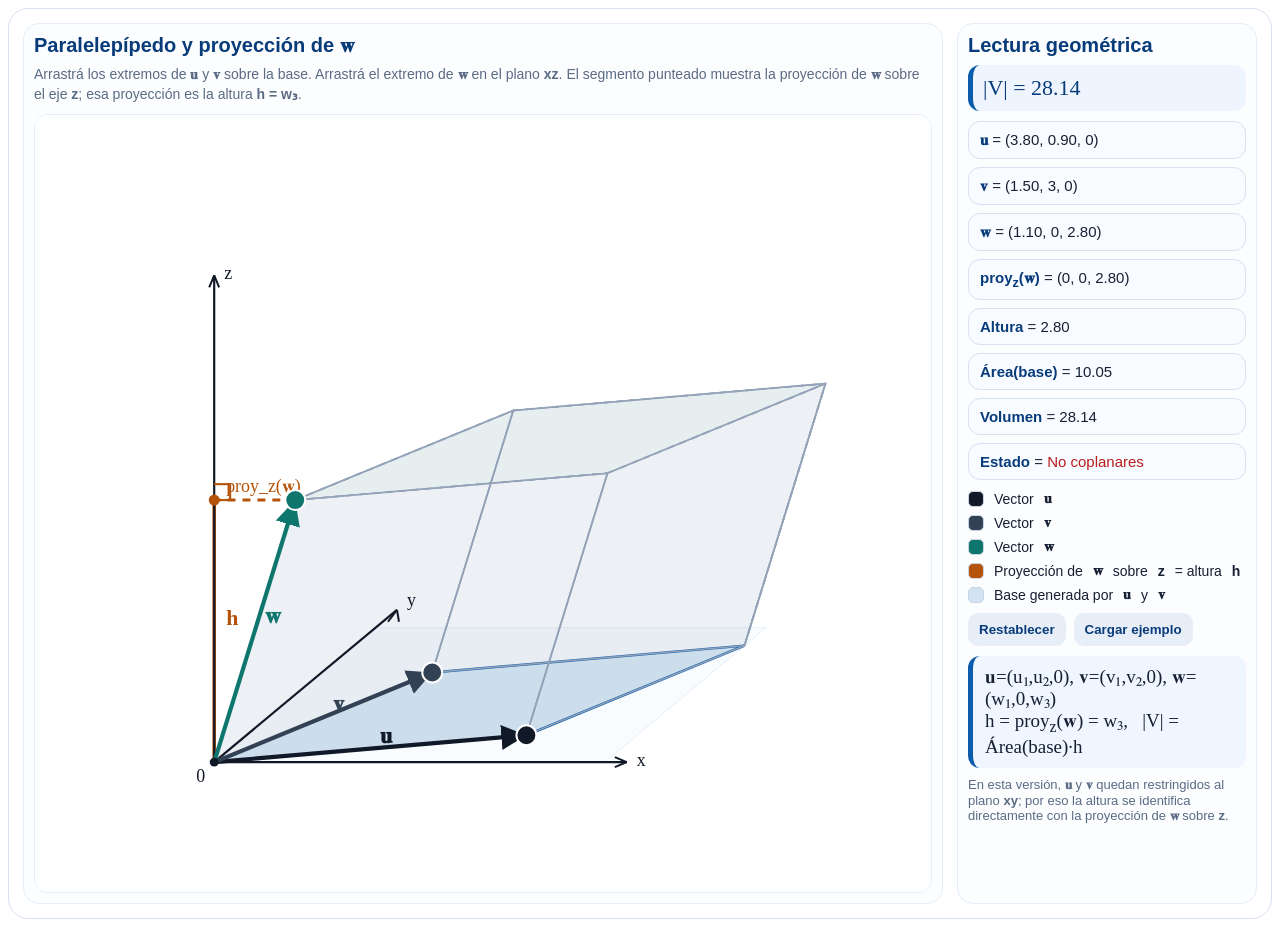
<file: mixed_graph_embed.html>
<!DOCTYPE html>
<html lang="es">
<head>
<meta charset="UTF-8" />
<meta name="viewport" content="width=device-width, initial-scale=1" />
<title>Producto mixto interactivo</title>
<style>
  :root{--blue:#0b5cad;--blue2:#083b7a;--soft:#eef5ff;--line:#d7e1ef;--text:#172033;--muted:#5b6b84;--green:#0f766e;--dark:#111827;--gray:#334155;--orange:#b45309;}
  *{box-sizing:border-box}
  body{margin:0;font-family:"Segoe UI",Arial,sans-serif;background:transparent;color:var(--text)}
  .wrap{padding:8px}
  .card{background:#fff;border:1px solid var(--line);border-radius:20px;padding:14px}
  .grid{display:grid;grid-template-columns:minmax(0,1fr) 300px;gap:14px}
  .panel{background:#fbfdff;border:1px solid #e5eef9;border-radius:16px;padding:10px}
  .panel h3{margin:0 0 8px;color:var(--blue2);font-size:20px}
  .muted{margin:0 0 10px;color:var(--muted);line-height:1.4;font-size:14px}
  svg{width:100%;display:block;background:#fff;border:1px solid #e5eef9;border-radius:14px;touch-action:none;user-select:none}
  .valuebox{background:var(--soft);border-left:5px solid var(--blue);border-radius:12px;padding:10px;margin-bottom:10px;font-family:"Cambria Math",Georgia,serif;font-size:22px;color:var(--blue2)}
  .mini{background:#f8fbff;border:1px solid var(--line);border-radius:12px;padding:9px 11px;margin-bottom:8px;font-size:15px}
  .mini strong{color:var(--blue2)}
  .legend{display:grid;gap:7px;margin-top:10px}
  .tag{display:flex;align-items:center;gap:10px;font-size:14px}
  .swatch{width:16px;height:16px;border-radius:5px;border:1px solid #cbd5e1}
  .rowbuttons{display:flex;gap:8px;flex-wrap:wrap;margin-top:10px}
  button{border:0;border-radius:10px;padding:9px 11px;font-weight:700;cursor:pointer;background:#e8eef8;color:var(--blue2)}
  .formula{background:#eff6ff;border-left:5px solid var(--blue);border-radius:12px;padding:10px 12px;font-family:"Cambria Math",Georgia,serif;font-size:19px;margin-top:10px}
  .foot{color:var(--muted);font-size:13px;margin-top:9px}
  .svg-label{font-family:"Cambria Math",Georgia,serif;font-size:22px;font-weight:700}
  .svg-small{font-family:"Cambria Math",Georgia,serif;font-size:18px}
  @media (max-width: 920px){ .grid{grid-template-columns:1fr} }
</style>
</head>
<body>
<div class="wrap">
  <div class="card">
    <div class="grid">
      <div class="panel">
        <h3>Paralelepípedo y proyección de 𝐰</h3>
        <p class="muted">Arrastrá los extremos de <b>𝐮</b> y <b>𝐯</b> sobre la base. Arrastrá el extremo de <b>𝐰</b> en el plano <b>xz</b>. El segmento punteado muestra la proyección de <b>𝐰</b> sobre el eje <b>z</b>; esa proyección es la altura <b>h = w₃</b>.</p>
        <svg id="svg" viewBox="0 0 900 780" aria-label="Paralelepípedo con proyección de w sobre z">
          <defs>
            <marker id="arrU" markerWidth="8" markerHeight="8" refX="6" refY="3" orient="auto"><path d="M0,0 L0,6 L6,3 z" fill="#111827"></path></marker>
            <marker id="arrV" markerWidth="8" markerHeight="8" refX="6" refY="3" orient="auto"><path d="M0,0 L0,6 L6,3 z" fill="#334155"></path></marker>
            <marker id="arrW" markerWidth="8" markerHeight="8" refX="6" refY="3" orient="auto"><path d="M0,0 L0,6 L6,3 z" fill="#0f766e"></path></marker>
          </defs>
          <rect x="0" y="0" width="900" height="780" fill="white"></rect>
          <g id="guideLayer"></g><g id="faceLayer"></g><g id="edgeLayer"></g><g id="axisLayer"></g><g id="heightLayer"></g><g id="vectorLayer"></g><g id="handleLayer"></g>
        </svg>
      </div>
      <div class="panel">
        <h3>Lectura geométrica</h3>
        <div class="valuebox" id="volBox">|V| = 28.14</div>
        <div class="mini"><strong>𝐮</strong> = <span id="uVal">(3.8, 0.9, 0)</span></div>
        <div class="mini"><strong>𝐯</strong> = <span id="vVal">(1.5, 3.0, 0)</span></div>
        <div class="mini"><strong>𝐰</strong> = <span id="wVal">(1.1, 0, 2.8)</span></div>
        <div class="mini"><strong>proy<sub>z</sub>(𝐰)</strong> = <span id="projVal">(0, 0, 2.8)</span></div>
        <div class="mini"><strong>Altura</strong> = <span id="hVal">2.8</span></div>
        <div class="mini"><strong>Área(base)</strong> = <span id="baseAreaVal">10.05</span></div>
        <div class="mini"><strong>Volumen</strong> = <span id="volVal">28.14</span></div>
        <div class="mini"><strong>Estado</strong> = <span id="stateVal">No coplanares</span></div>
        <div class="legend">
          <div class="tag"><span class="swatch" style="background:#111827"></span> Vector <b>𝐮</b></div>
          <div class="tag"><span class="swatch" style="background:#334155"></span> Vector <b>𝐯</b></div>
          <div class="tag"><span class="swatch" style="background:#0f766e"></span> Vector <b>𝐰</b></div>
          <div class="tag"><span class="swatch" style="background:#b45309"></span> Proyección de <b>𝐰</b> sobre <b>z</b> = altura <b>h</b></div>
          <div class="tag"><span class="swatch" style="background:rgba(11,92,173,.16)"></span> Base generada por <b>𝐮</b> y <b>𝐯</b></div>
        </div>
        <div class="rowbuttons"><button id="resetBtn">Restablecer</button><button id="exampleBtn">Cargar ejemplo</button></div>
        <div class="formula">𝐮=(u₁,u₂,0), 𝐯=(v₁,v₂,0), 𝐰=(w₁,0,w₃)<br>h = proy<sub>z</sub>(𝐰) = w₃, &nbsp; |V| = Área(base)·h</div>
        <p class="foot">En esta versión, <b>𝐮</b> y <b>𝐯</b> quedan restringidos al plano <b>xy</b>; por eso la altura se identifica directamente con la proyección de <b>𝐰</b> sobre <b>z</b>.</p>
      </div>
    </div>
  </div>
</div>
<script>
(() => {
  const svg = document.getElementById("svg");
  const guideLayer = document.getElementById("guideLayer");
  const faceLayer = document.getElementById("faceLayer");
  const edgeLayer = document.getElementById("edgeLayer");
  const axisLayer = document.getElementById("axisLayer");
  const heightLayer = document.getElementById("heightLayer");
  const vectorLayer = document.getElementById("vectorLayer");
  const handleLayer = document.getElementById("handleLayer");
  const uVal = document.getElementById("uVal"); const vVal = document.getElementById("vVal"); const wVal = document.getElementById("wVal");
  const projVal = document.getElementById("projVal"); const hVal = document.getElementById("hVal"); const baseAreaVal = document.getElementById("baseAreaVal"); const volVal = document.getElementById("volVal"); const volBox = document.getElementById("volBox"); const stateVal = document.getElementById("stateVal");
  const EX = {x: 74, y: 0}; const EY = {x: 36, y: -30}; const EZ = {x: 0, y: -94}; const O2 = {x: 180, y: 650};
  const state = {u:{x:3.8,y:0.9,z:0}, v:{x:1.5,y:3.0,z:0}, w:{x:1.1,y:0,z:2.8}, drag:null};
  const fmt = n => { const r=Math.round(n*100)/100; return Number.isInteger(r)?String(r):r.toFixed(2); };
  const add3=(a,b)=>({x:a.x+b.x,y:a.y+b.y,z:a.z+b.z}); const det2=(a,b)=>a.x*b.y-a.y*b.x;
  const proj=P=>({x:O2.x+P.x*EX.x+P.y*EY.x+P.z*EZ.x, y:O2.y+P.x*EX.y+P.y*EY.y+P.z*EZ.y});
  const screenDist=(a,b)=>Math.hypot(a.x-b.x,a.y-b.y);
  function pointerPos(ev){ const rect=svg.getBoundingClientRect(); const vb=svg.viewBox.baseVal; const sx=vb.width/rect.width, sy=vb.height/rect.height; return {x:(ev.clientX-rect.left)*sx, y:(ev.clientY-rect.top)*sy}; }
  function fromScreenXY(dx,dy){ const a=EX.x,b=EY.x,c=EX.y,d=EY.y,det=a*d-b*c; return {x:(dx*d-b*dy)/det, y:(a*dy-dx*c)/det}; }
  function fromScreenXZ(dx,dy){ const a=EX.x,b=EZ.x,c=EX.y,d=EZ.y,det=a*d-b*c; return {x:(dx*d-b*dy)/det, z:(a*dy-dx*c)/det}; }
  const clampUV=p=>({x:Math.max(-1,Math.min(5.6,p.x)), y:Math.max(-1,Math.min(5.2,p.y)), z:0});
  const clampW=p=>({x:Math.max(-1.2,Math.min(4.0,p.x)), y:0, z:Math.max(0,Math.min(5.2,p.z))});
  const clear=el=>{ while(el.firstChild) el.removeChild(el.firstChild); };
  function line(x1,y1,x2,y2,stroke,width,dash=null,marker=null,opacity=null){ const el=document.createElementNS("http://www.w3.org/2000/svg","line"); el.setAttribute("x1",x1); el.setAttribute("y1",y1); el.setAttribute("x2",x2); el.setAttribute("y2",y2); el.setAttribute("stroke",stroke); el.setAttribute("stroke-width",width); if(dash) el.setAttribute("stroke-dasharray",dash); if(marker) el.setAttribute("marker-end",marker); if(opacity!==null) el.setAttribute("opacity",opacity); return el; }
  function text(x,y,str,cls,fill=null,anchor=null){ const el=document.createElementNS("http://www.w3.org/2000/svg","text"); el.setAttribute("x",x); el.setAttribute("y",y); el.setAttribute("class",cls); if(fill) el.setAttribute("fill",fill); if(anchor) el.setAttribute("text-anchor",anchor); el.textContent=str; return el; }
  function circle(x,y,r,fill,stroke=null,width=null){ const el=document.createElementNS("http://www.w3.org/2000/svg","circle"); el.setAttribute("cx",x); el.setAttribute("cy",y); el.setAttribute("r",r); el.setAttribute("fill",fill); if(stroke){ el.setAttribute("stroke",stroke); el.setAttribute("stroke-width",width||1);} return el; }
  function polygon(points,fill,stroke,width,opacity=1){ const el=document.createElementNS("http://www.w3.org/2000/svg","polygon"); el.setAttribute("points", points.map(p=>`${p.x},${p.y}`).join(" ")); el.setAttribute("fill",fill); el.setAttribute("stroke",stroke); el.setAttribute("stroke-width",width); el.setAttribute("opacity",opacity); return el; }
  function drawAxes(){ clear(axisLayer); const O=O2,X=proj({x:5.6,y:0,z:0}),Y=proj({x:0,y:5.1,z:0}),Z=proj({x:0,y:0,z:5.2}); axisLayer.appendChild(line(O.x,O.y,X.x,X.y,"#111827",2.2)); axisLayer.appendChild(line(O.x,O.y,Y.x,Y.y,"#111827",2.2)); axisLayer.appendChild(line(O.x,O.y,Z.x,Z.y,"#111827",2.2)); axisLayer.appendChild(line(X.x-12,X.y-5,X.x,X.y,"#111827",2)); axisLayer.appendChild(line(X.x-12,X.y+5,X.x,X.y,"#111827",2)); axisLayer.appendChild(line(Y.x-9,Y.y+12,Y.x,Y.y,"#111827",2)); axisLayer.appendChild(line(Y.x+2,Y.y+12,Y.x,Y.y,"#111827",2)); axisLayer.appendChild(line(Z.x-5,Z.y+12,Z.x,Z.y,"#111827",2)); axisLayer.appendChild(line(Z.x+5,Z.y+12,Z.x,Z.y,"#111827",2)); axisLayer.appendChild(text(X.x+10,X.y+4,"x","svg-small","#111827")); axisLayer.appendChild(text(Y.x+10,Y.y-4,"y","svg-small","#111827")); axisLayer.appendChild(text(Z.x+10,Z.y+4,"z","svg-small","#111827")); axisLayer.appendChild(text(O.x-18,O.y+20,"0","svg-small","#111827")); }
  function drawGuides(){ clear(guideLayer); const O=proj({x:0,y:0,z:0}),X=proj({x:5.3,y:0,z:0}),XY=proj({x:5.3,y:4.5,z:0}),Y=proj({x:0,y:4.5,z:0}); guideLayer.appendChild(polygon([O,X,XY,Y],"#f8fbff","#e5eef9",1.2,0.72)); }
  function drawScene(){ clear(faceLayer); clear(edgeLayer); clear(vectorLayer); clear(handleLayer); clear(heightLayer); const O3={x:0,y:0,z:0},U3=state.u,V3=state.v,W3=state.w,P3={x:0,y:0,z:state.w.z}; const UV3=add3(U3,V3),UW3=add3(U3,W3),VW3=add3(V3,W3),UVW3=add3(UV3,W3); const O=proj(O3),U=proj(U3),V=proj(V3),W=proj(W3),P=proj(P3),UV=proj(UV3),UW=proj(UW3),VW=proj(VW3),UVW=proj(UVW3);
    faceLayer.appendChild(polygon([O,U,UV,V],"rgba(11,92,173,.16)","#0b5cad",2.5,1)); faceLayer.appendChild(polygon([W,UW,UVW,VW],"rgba(15,118,110,.08)","#94a3b8",1.6,1)); faceLayer.appendChild(polygon([O,U,UW,W],"rgba(148,163,184,.10)","#94a3b8",1.4,1)); faceLayer.appendChild(polygon([O,V,VW,W],"rgba(148,163,184,.08)","#94a3b8",1.4,1)); faceLayer.appendChild(polygon([U,UV,UVW,UW],"rgba(148,163,184,.10)","#94a3b8",1.4,1)); faceLayer.appendChild(polygon([V,UV,UVW,VW],"rgba(148,163,184,.08)","#94a3b8",1.4,1));
    const dashed="7 6"; edgeLayer.appendChild(line(W.x,W.y,UW.x,UW.y,"#94a3b8",1.9,dashed)); edgeLayer.appendChild(line(W.x,W.y,VW.x,VW.y,"#94a3b8",1.9,dashed)); edgeLayer.appendChild(line(UW.x,UW.y,UVW.x,UVW.y,"#94a3b8",1.9,dashed)); edgeLayer.appendChild(line(VW.x,VW.y,UVW.x,UVW.y,"#94a3b8",1.9,dashed)); edgeLayer.appendChild(line(UV.x,UV.y,UVW.x,UVW.y,"#94a3b8",1.9,dashed));
    edgeLayer.appendChild(line(O.x,O.y,P.x,P.y,"#b45309",3.6)); edgeLayer.appendChild(line(U.x,U.y,UW.x,UW.y,"#94a3b8",1.8)); edgeLayer.appendChild(line(V.x,V.y,VW.x,VW.y,"#94a3b8",1.8)); edgeLayer.appendChild(line(UV.x,UV.y,UVW.x,UVW.y,"#94a3b8",1.8));
    vectorLayer.appendChild(line(O.x,O.y,U.x,U.y,"#111827",4.2,null,"url(#arrU)")); vectorLayer.appendChild(line(O.x,O.y,V.x,V.y,"#334155",4.2,null,"url(#arrV)")); vectorLayer.appendChild(line(O.x,O.y,W.x,W.y,"#0f766e",4.2,null,"url(#arrW)"));
    heightLayer.appendChild(line(W.x,W.y,P.x,P.y,"#b45309",3.1,"8 7")); heightLayer.appendChild(circle(P.x,P.y,5.5,"#b45309")); heightLayer.appendChild(text((O.x+P.x)/2+12,(O.y+P.y)/2-6,"h","svg-label","#b45309")); heightLayer.appendChild(text(P.x+12,P.y-8,"proy_z(𝐰)","svg-small","#b45309")); heightLayer.appendChild(line(P.x,P.y,P.x+16,P.y,"#b45309",2.1)); heightLayer.appendChild(line(P.x+16,P.y,P.x+16,P.y-16,"#b45309",2.1)); heightLayer.appendChild(line(P.x+16,P.y-16,P.x,P.y-16,"#b45309",2.1));
    handleLayer.appendChild(circle(U.x,U.y,10,"#111827","#ffffff",2)); handleLayer.appendChild(circle(V.x,V.y,10,"#334155","#ffffff",2)); handleLayer.appendChild(circle(W.x,W.y,10,"#0f766e","#ffffff",2)); handleLayer.appendChild(circle(O.x,O.y,4.5,"#111827"));
    vectorLayer.appendChild(text((O.x+U.x)/2+10,(O.y+U.y)/2-6,"𝐮","svg-label","#111827")); vectorLayer.appendChild(text((O.x+V.x)/2+10,(O.y+V.y)/2-6,"𝐯","svg-label","#334155")); vectorLayer.appendChild(text((O.x+W.x)/2+10,(O.y+W.y)/2-8,"𝐰","svg-label","#0f766e"));
    const baseA=Math.abs(det2({x:state.u.x,y:state.u.y},{x:state.v.x,y:state.v.y})); const vol=baseA*state.w.z; uVal.textContent=`(${fmt(state.u.x)}, ${fmt(state.u.y)}, 0)`; vVal.textContent=`(${fmt(state.v.x)}, ${fmt(state.v.y)}, 0)`; wVal.textContent=`(${fmt(state.w.x)}, 0, ${fmt(state.w.z)})`; projVal.textContent=`(0, 0, ${fmt(state.w.z)})`; hVal.textContent=fmt(state.w.z); baseAreaVal.textContent=fmt(baseA); volVal.textContent=fmt(vol); volBox.textContent=`|V| = ${fmt(vol)}`; if (stateVal) { if (Math.abs(state.w.z) < 0.01 || vol < 0.01) { stateVal.textContent = "Coplanares: h = 0 y V = 0"; stateVal.style.color = "#0f766e"; } else { stateVal.textContent = "No coplanares"; stateVal.style.color = "#b91c1c"; } } }
  function redraw(){ drawGuides(); drawAxes(); drawScene(); }
  function startDrag(ev){ ev.preventDefault(); const p=pointerPos(ev); const U=proj(state.u),V=proj(state.v),W=proj(state.w); const dU=screenDist(p,U), dV=screenDist(p,V), dW=screenDist(p,W); const m=Math.min(dU,dV,dW); if(m<24){ if(m===dU) state.drag="u"; else if(m===dV) state.drag="v"; else state.drag="w"; try{svg.setPointerCapture(ev.pointerId);}catch(e){} } }
  function moveDrag(ev){ if(!state.drag) return; ev.preventDefault(); const p=pointerPos(ev); if(state.drag==="u" || state.drag==="v"){ const dx=p.x-O2.x, dy=p.y-O2.y; const q=fromScreenXY(dx,dy); state[state.drag]=clampUV({x:q.x,y:q.y,z:0}); } else if(state.drag==="w"){ const dx=p.x-O2.x, dy=p.y-O2.y; const q=fromScreenXZ(dx,dy); state.w=clampW({x:q.x,y:0,z:q.z}); } redraw(); }
  function stopDrag(ev){ state.drag=null; try{svg.releasePointerCapture(ev.pointerId);}catch(e){} }
  svg.addEventListener("pointerdown",startDrag); svg.addEventListener("pointermove",moveDrag); svg.addEventListener("pointerup",stopDrag); svg.addEventListener("pointercancel",stopDrag);
  document.getElementById("resetBtn").addEventListener("click",()=>{ state.u={x:3.8,y:0.9,z:0}; state.v={x:1.5,y:3.0,z:0}; state.w={x:1.1,y:0,z:2.8}; redraw(); });
  document.getElementById("exampleBtn").addEventListener("click",()=>{ state.u={x:4.2,y:0.7,z:0}; state.v={x:1.0,y:3.6,z:0}; state.w={x:2.1,y:0,z:3.5}; redraw(); });
  redraw();
})();
</script>
</body>
</html>
</file>
<file: styles.css>
:root {
  --blue: #083b7a;
  --blue2: #0b5cad;
  --ink: #172033;
  --muted: #64748b;
  --line: #d7e1ef;
  --light: #f4f8ff;
  --green: #0f766e;
  --red: #b91c1c;
  --orange: #b45309;
  --shadow: 0 12px 30px rgba(8, 59, 122, .12);
}

* {
  box-sizing: border-box;
}

body {
  margin: 0;
  font-family: "Segoe UI", Arial, sans-serif;
  color: var(--ink);
  background: linear-gradient(180deg, #f7fbff, #eef5ff);
}

.hero {
  display: flex;
  justify-content: space-between;
  gap: 2rem;
  align-items: center;
  padding: 1.4rem clamp(1rem, 4vw, 3rem);
  background: linear-gradient(135deg, var(--blue), #0c4e9a);
  color: white;
}

.eyebrow {
  margin: 0 0 .35rem;
  opacity: .82;
  letter-spacing: .06em;
  text-transform: uppercase;
  font-size: .78rem;
}

h1 {
  margin: 0;
  font-size: clamp(2.4rem, 5vw, 4.4rem);
  line-height: .95;
}

.subtitle {
  margin: .4rem 0 0;
  opacity: .9;
}

.status-card {
  min-width: 170px;
  background: rgba(255,255,255,.14);
  border: 1px solid rgba(255,255,255,.28);
  border-radius: 18px;
  padding: .9rem 1rem;
}

.status-card span,
.status-card small {
  display: block;
  opacity: .82;
}

.status-card strong {
  display: block;
  font-size: 1.25rem;
  margin: .2rem 0;
}

main {
  width: min(1280px, calc(100% - 2rem));
  margin: 1.4rem auto;
}

.intro,
.section-tabs,
.section {
  background: rgba(255,255,255,.94);
  border: 1px solid var(--line);
  border-radius: 24px;
  box-shadow: var(--shadow);
}

.intro {
  display: grid;
  grid-template-columns: 1.4fr 1fr;
  gap: 1rem;
  padding: 1.3rem;
  margin-bottom: 1rem;
}

.intro h2 {
  margin: 0 0 .45rem;
  color: var(--blue);
}

.intro p {
  margin: 0;
  color: var(--muted);
}

.notation-box {
  background: #eff6ff;
  border: 1px solid #bfdbfe;
  color: var(--blue);
  border-radius: 18px;
  padding: .9rem 1rem;
  line-height: 1.55;
}

.vec,
.math {
  font-family: "Cambria Math", Georgia, serif;
}

.vec {
  font-weight: 900;
  font-style: italic;
  color: #062f63;
}

.comp {
  font-family: "Cambria Math", Georgia, serif;
  color: var(--ink);
}

.section-tabs {
  display: grid;
  grid-template-columns: repeat(4, 1fr);
  gap: .5rem;
  padding: .6rem;
  margin-bottom: 1rem;
}

.section-tab {
  border: 0;
  background: transparent;
  color: var(--blue);
  font-weight: 800;
  padding: .85rem 1rem;
  border-radius: 14px;
  cursor: pointer;
}

.section-tab.active {
  background: var(--blue);
  color: white;
}

.section {
  display: none;
  padding: 1.1rem;
  margin-bottom: 1rem;
}

.section.active {
  display: block;
}

.section-header {
  display: flex;
  justify-content: space-between;
  gap: 1rem;
  align-items: flex-start;
  padding: .2rem .3rem 1rem;
}

.section-header h2 {
  margin: 0 0 .35rem;
  color: var(--blue);
}

.section-header p {
  margin: 0;
  color: var(--muted);
}

.badge {
  background: #dbeafe;
  color: var(--blue);
  padding: .55rem .8rem;
  border-radius: 999px;
  font-weight: 800;
  white-space: nowrap;
}

.badge.pending {
  background: #fff7ed;
  color: #9a3412;
}

.inner-tabs {
  display: flex;
  gap: .5rem;
  border-bottom: 1px solid var(--line);
  padding-bottom: .75rem;
  margin-bottom: 1rem;
}

.inner-tab {
  border: 0;
  background: #e8eef8;
  color: var(--blue);
  font-weight: 800;
  padding: .7rem 1rem;
  border-radius: 12px;
  cursor: pointer;
}

.inner-tab.active {
  background: var(--blue2);
  color: white;
}

.panel {
  display: none;
}

.panel.active {
  display: block;
}

.theory-grid {
  display: grid;
  grid-template-columns: repeat(2, 1fr);
  gap: 1rem;
}

.theory-card,
.graph-card,
.activity-card,
.quiz-card,
.placeholder,
.section-note {
  background: white;
  border: 1px solid var(--line);
  border-radius: 20px;
  padding: 1rem;
}

.theory-card h3,
.graph-card h4,
.activity-card h4,
.quiz-card h4 {
  color: var(--blue);
  margin-top: 0;
}

.theory-card p,
.placeholder p,
.section-note p {
  line-height: 1.55;
  color: var(--muted);
}

.formula {
  font-family: "Cambria Math", Georgia, serif;
  font-size: 1.17rem;
  background: var(--light);
  border-left: 5px solid var(--blue2);
  border-radius: 12px;
  padding: .75rem;
  margin: .6rem 0;
}

.graph-stack {
  margin-top: 1.2rem;
  display: grid;
  gap: 1rem;
}

.graph-stack > h3 {
  color: var(--blue);
  margin-bottom: 0;
}

.muted {
  color: var(--muted);
  margin-top: 0;
}

.graph-header {
  display: flex;
  justify-content: space-between;
  gap: 1rem;
  margin-bottom: .75rem;
}

.graph-header h4 {
  margin-bottom: .25rem;
}

.graph-header p {
  margin: 0;
  color: var(--muted);
}

.live-values {
  display: grid;
  gap: .35rem;
  min-width: 230px;
}

.live-values span {
  background: var(--light);
  border: 1px solid var(--line);
  border-radius: 12px;
  padding: .45rem .65rem;
  font-family: "Cambria Math", Georgia, serif;
}

canvas {
  display: block;
  width: 100%;
  background: #fbfdff;
  border: 1px solid #e4edf8;
  border-radius: 16px;
}

.slider-label {
  display: grid;
  gap: .4rem;
  margin-bottom: .75rem;
  font-weight: 800;
  color: var(--blue);
}

input[type="range"] {
  width: 100%;
}

.activity-list {
  display: grid;
  gap: 1rem;
}

.activity-card input {
  width: 100%;
  min-height: 44px;
  border: 1px solid var(--line);
  border-radius: 12px;
  padding: .65rem .8rem;
  margin: .5rem 0;
}

.buttons {
  display: flex;
  flex-wrap: wrap;
  gap: .5rem;
}

button {
  font-family: inherit;
}

.buttons button,
.quiz-card button {
  border: 0;
  border-radius: 12px;
  padding: .65rem .9rem;
  font-weight: 800;
  cursor: pointer;
}

.check-btn {
  background: var(--blue2);
  color: white;
}

.hint-btn {
  background: #e8eef8;
  color: var(--blue);
}

.solution-btn {
  background: #fff7ed;
  color: var(--orange);
  border: 1px solid #fed7aa !important;
}

.feedback,
.quiz-feedback {
  font-weight: 800;
}

.solution {
  display: none;
  margin-top: .75rem;
  padding: .8rem;
  border-radius: 14px;
  border: 1px solid #bfdbfe;
  background: #eff6ff;
  color: var(--blue);
}

.solution.visible {
  display: block;
}

.quiz-grid {
  display: grid;
  grid-template-columns: repeat(2, 1fr);
  gap: .9rem;
}

.quiz-card {
  display: grid;
  gap: .5rem;
}

.quiz-card button {
  background: var(--light);
  color: var(--ink);
  text-align: left;
  border: 1px solid var(--line);
}

.quiz-card button.correct {
  background: #dcfce7;
  border-color: #22c55e;
}

.quiz-card button.wrong {
  background: #fee2e2;
  border-color: #ef4444;
}

.placeholder {
  min-height: 260px;
}

.placeholder h3 {
  color: var(--blue);
}

footer {
  width: min(1280px, calc(100% - 2rem));
  margin: 1.5rem auto 2rem;
  display: flex;
  justify-content: space-between;
  color: var(--muted);
  font-size: .88rem;
}

@media (max-width: 960px) {
  .hero,
  .intro,
  .section-header,
  .graph-header,
  footer {
    grid-template-columns: 1fr;
    flex-direction: column;
    align-items: flex-start;
  }

  .section-tabs,
  .theory-grid,
  .quiz-grid {
    grid-template-columns: 1fr;
  }

  .live-values {
    width: 100%;
  }
}


/* V3.2: grillas con escala 1:1 */
canvas {
  aspect-ratio: 1 / 1;
  max-height: 760px;
  object-fit: contain;
}


/* V3.3: mejora de arrastre de vectores */
canvas {
  touch-action: none;
  cursor: crosshair;
  user-select: none;
}

canvas.dragging {
  cursor: grabbing;
}


/* V4: producto vectorial */
.svg-visual {
  display: block;
  width: 100%;
  min-height: 360px;
  background: #fbfdff;
  border: 1px solid #e4edf8;
  border-radius: 16px;
}

.svg-label {
  font-family: "Cambria Math", Georgia, serif;
  font-size: 26px;
  font-weight: 900;
  fill: #111;
}

.svg-label.blue {
  fill: #0b5cad;
}

.svg-label.green {
  fill: #0f766e;
}

.svg-small {
  font-family: "Cambria Math", Georgia, serif;
  font-size: 21px;
  fill: #111;
}

.cross-controls {
  display: flex;
  flex-wrap: wrap;
  gap: .5rem;
  margin-bottom: .75rem;
}

.mini-btn {
  border: 0;
  border-radius: 12px;
  padding: .65rem .9rem;
  font-weight: 800;
  cursor: pointer;
  background: #e8eef8;
  color: var(--blue);
}

.mini-btn.active {
  background: var(--blue2);
  color: white;
}


/* V5: producto mixto */
#mixedSvg {
  touch-action: none;
  user-select: none;
}

#mixedBaseGroup,
#mixedHeightGroup,
#mixedVolumeGroup {
  transition: opacity .2s ease;
}


/* V5.1: producto mixto embebido */
.embed-frame {
  display:block;
  width:100%;
  border:1px solid #e4edf8;
  border-radius:16px;
  background:#fbfdff;
}

.mixed-embed {
  min-height: 980px;
}

@media (max-width: 920px) {
  .mixed-embed {
    min-height: 1320px;
  }
}


/* V5.3: autoría y copyright */
.authorship-card {
  background: white;
  border: 1px solid var(--line);
  border-left: 6px solid var(--blue);
  border-radius: 22px;
  padding: 1rem 1.2rem;
  margin: 1rem auto;
  max-width: 1200px;
  display: grid;
  grid-template-columns: minmax(0, 1fr) 340px;
  gap: 1rem;
  align-items: center;
  box-shadow: 0 8px 22px rgba(8, 59, 122, .06);
}

.authorship-card h2 {
  margin: .25rem 0 .45rem;
  color: var(--blue);
}

.authorship-card p {
  margin: 0;
  color: var(--muted);
  line-height: 1.5;
}

.authorship-kicker {
  color: var(--blue2);
  font-size: .85rem;
  font-weight: 800;
  text-transform: uppercase;
  letter-spacing: .05em;
}

.copyright-box {
  background: #eef5ff;
  border-radius: 16px;
  padding: .9rem;
  display: grid;
  gap: .25rem;
  color: var(--blue);
}

.copyright-box span,
.copyright-box small {
  color: var(--muted);
}

footer {
  gap: .5rem;
  flex-wrap: wrap;
}

@media (max-width: 800px) {
  .authorship-card {
    grid-template-columns: 1fr;
  }
}


/* V5.4: sección Geometría Analítica */
.pdf-actions {
  display: flex;
  flex-wrap: wrap;
  gap: .7rem;
  margin-top: .9rem;
}

.pdf-actions a {
  display: inline-block;
  text-decoration: none;
  background: var(--blue);
  color: white;
  padding: .7rem 1rem;
  border-radius: 14px;
  font-weight: 800;
}

.pdf-actions a:nth-child(2) {
  background: #eef5ff;
  color: var(--blue);
  border: 1px solid var(--line);
}

.ga-cards {
  display: grid;
  grid-template-columns: repeat(2, minmax(0, 1fr));
  gap: 1rem;
}

.ga-card {
  background: white;
  border: 1px solid var(--line);
  border-radius: 18px;
  padding: 1rem;
  box-shadow: 0 8px 20px rgba(8, 59, 122, .06);
}

.ga-card h4 {
  color: var(--blue);
  margin: 0 0 .45rem;
}

.ga-card p {
  margin: 0;
  color: var(--muted);
  line-height: 1.45;
}

.pdf-frame {
  width: 100%;
  height: 850px;
  border: 1px solid var(--line);
  border-radius: 18px;
  background: white;
}

@media (max-width: 800px) {
  .ga-cards {
    grid-template-columns: 1fr;
  }

  .pdf-frame {
    height: 650px;
  }
}


/* V5.4.1: corrección de navegación para 5 secciones */
.section-tabs {
  display: grid;
  grid-template-columns: repeat(5, minmax(150px, 1fr));
  gap: .5rem;
  overflow-x: auto;
  scrollbar-width: thin;
}

.section-tab {
  min-width: 150px;
  white-space: nowrap;
}

@media (max-width: 900px) {
  .section-tabs {
    grid-template-columns: repeat(5, minmax(180px, 1fr));
  }
}


/* V5.4.1b: override fuerte para mostrar la quinta sección */
nav.section-tabs {
  display: grid !important;
  grid-template-columns: repeat(5, minmax(155px, 1fr)) !important;
  gap: .5rem !important;
  overflow-x: auto !important;
}

nav.section-tabs .section-tab {
  min-width: 155px !important;
  white-space: nowrap !important;
}
</file>
